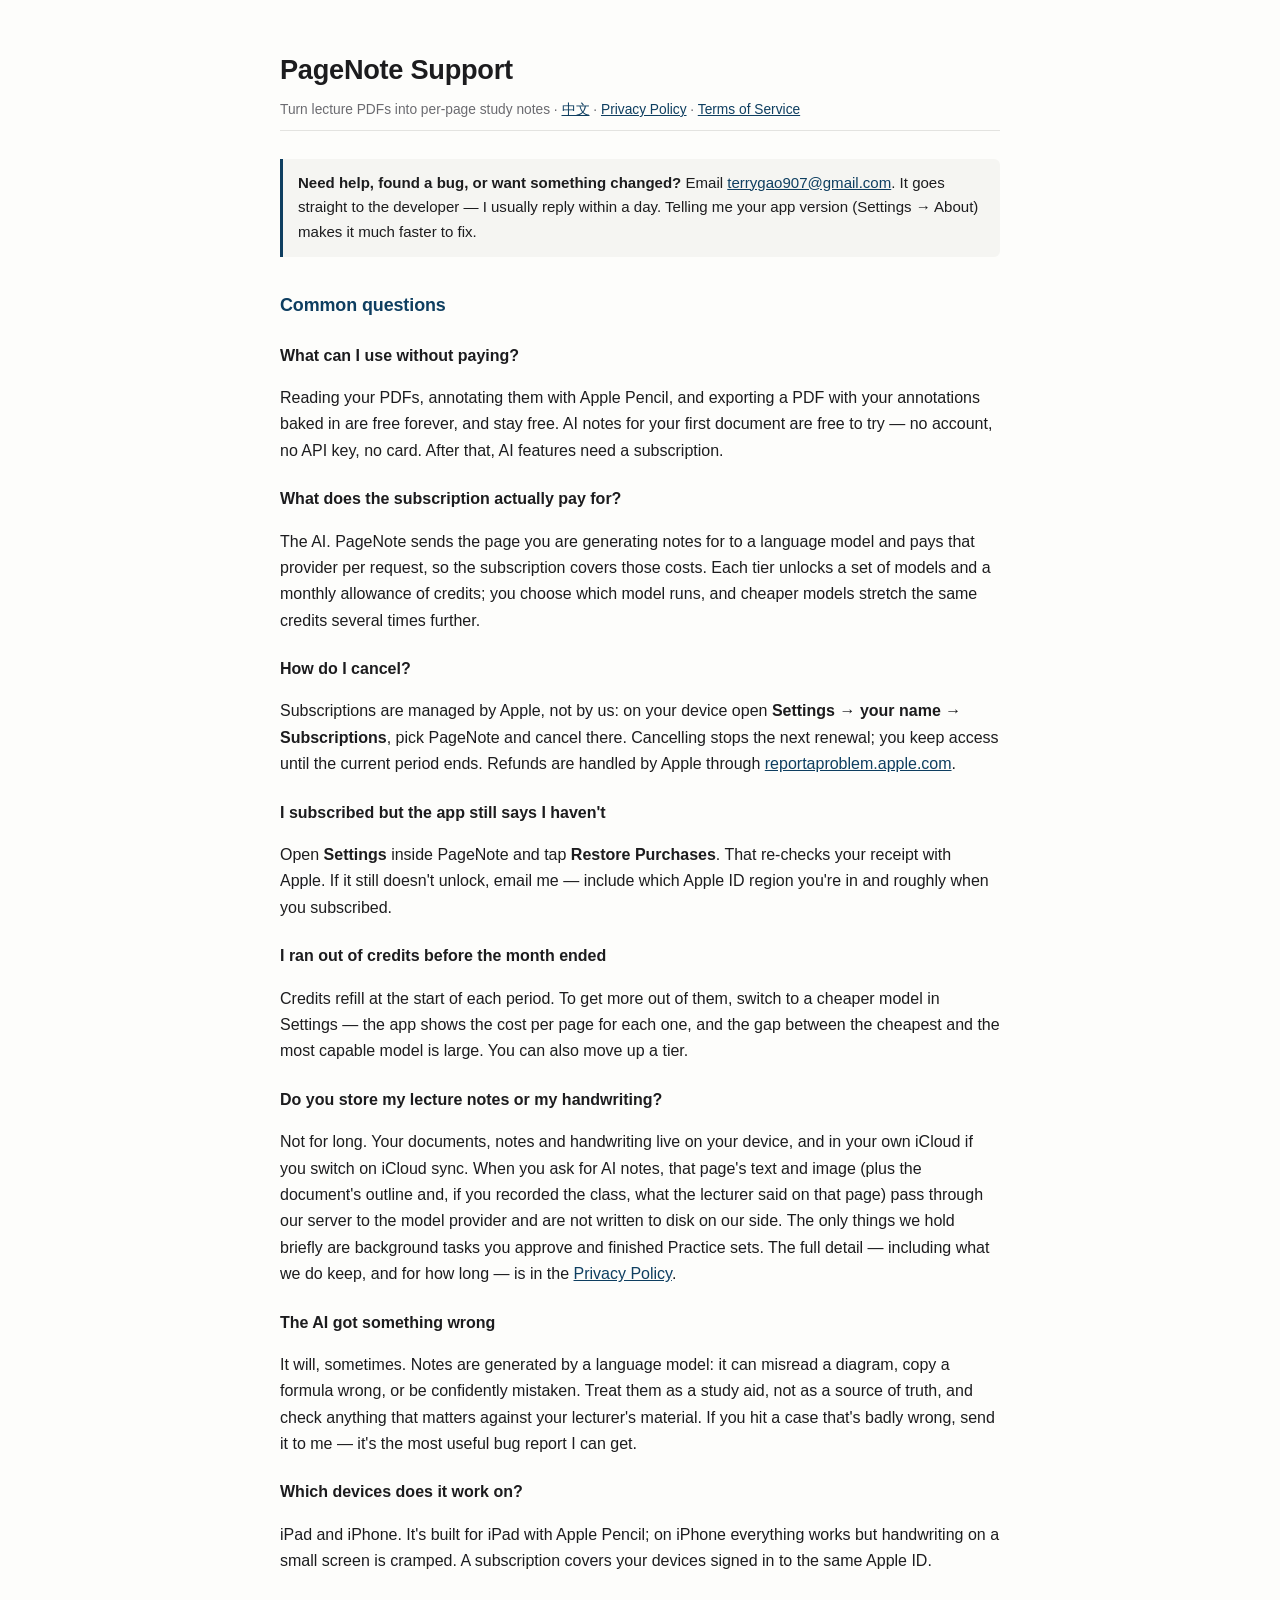
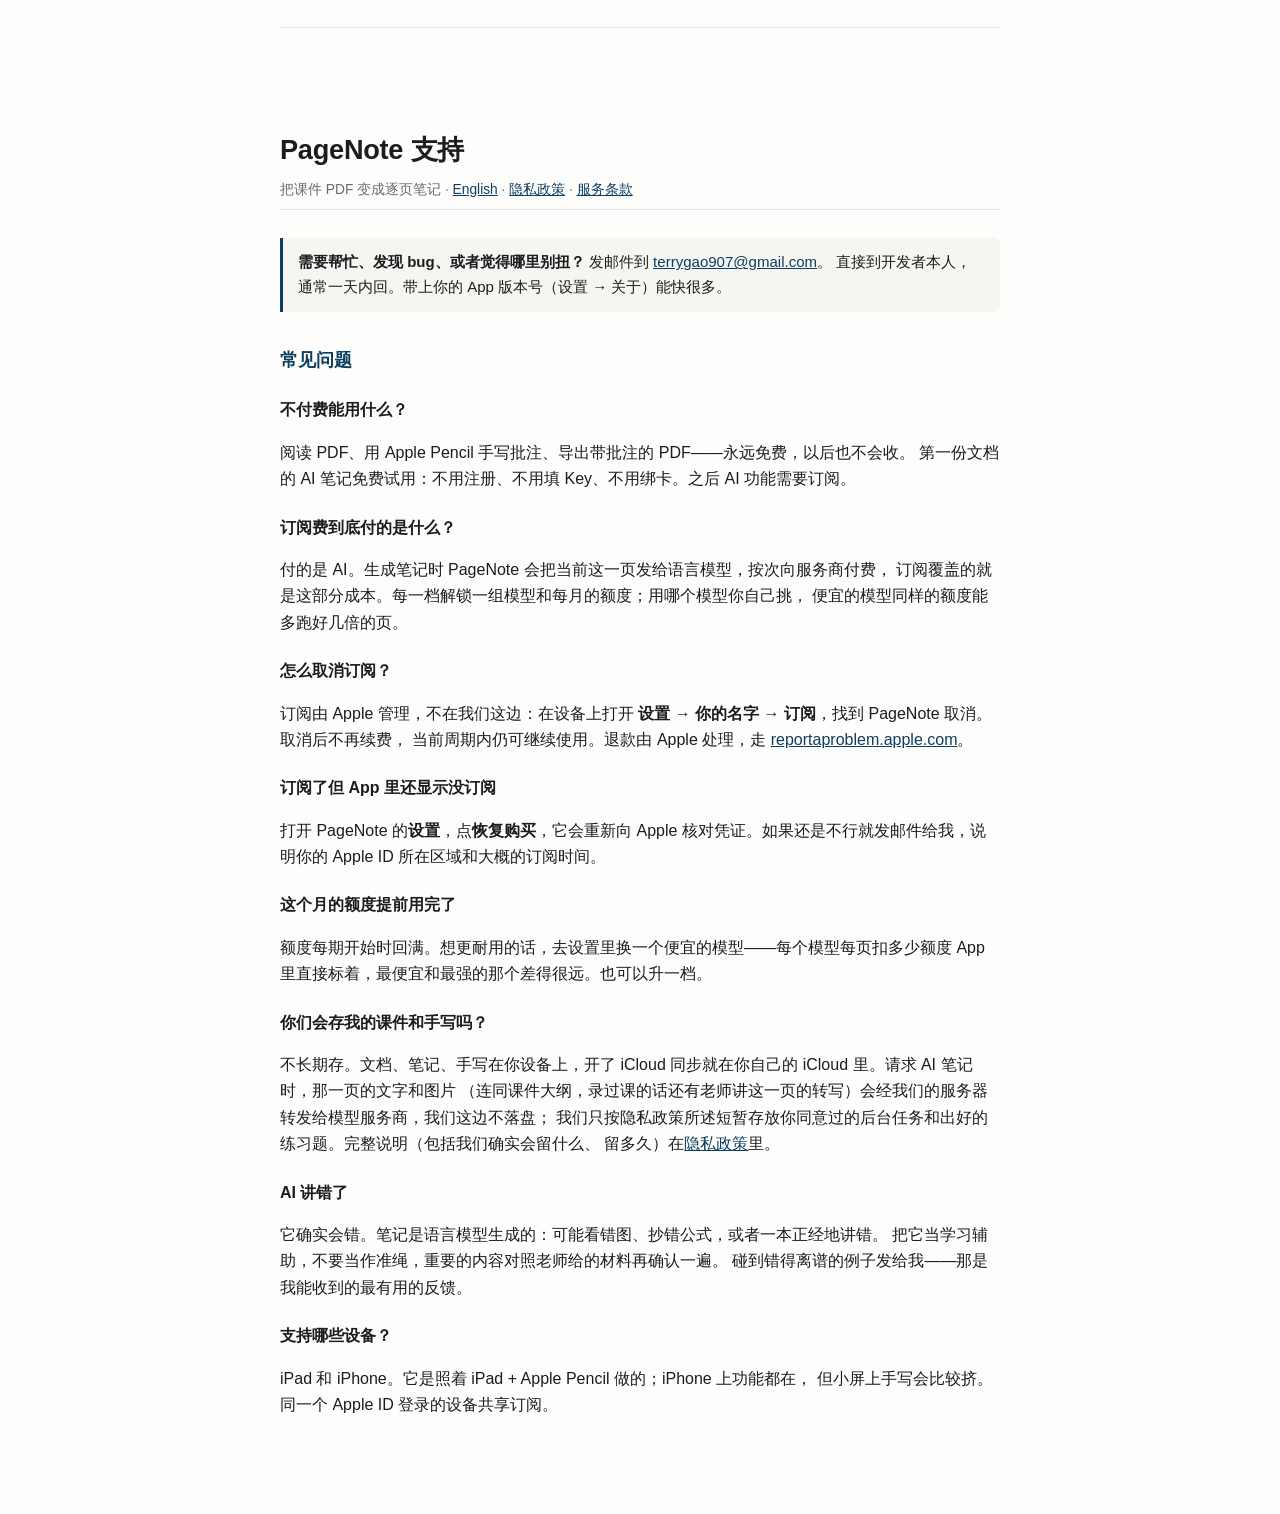
<file: index.html>
<!doctype html>
<html lang="en">
<head>
<meta charset="utf-8">
<meta name="viewport" content="width=device-width,initial-scale=1">
<title>PageNote — Support</title>
<link rel="stylesheet" href="_style.css">
</head>
<body>
<main>

<header>
  <h1>PageNote Support</h1>
  <p class="meta">Turn lecture PDFs into per-page study notes · <a href="#zh">中文</a> ·
     <a href="privacy.html">Privacy Policy</a> · <a href="terms.html">Terms of Service</a></p>
</header>

<div class="note">
<p><strong>Need help, found a bug, or want something changed?</strong>
Email <a href="mailto:terrygao907@gmail.com">terrygao907@gmail.com</a>.
It goes straight to the developer — I usually reply within a day.
Telling me your app version (Settings → About) makes it much faster to fix.</p>
</div>

<h2>Common questions</h2>

<h3>What can I use without paying?</h3>
<p>Reading your PDFs, annotating them with Apple Pencil, and exporting a PDF with your
annotations baked in are free forever, and stay free. AI notes for your first document
are free to try — no account, no API key, no card. After that, AI features need a
subscription.</p>

<h3>What does the subscription actually pay for?</h3>
<p>The AI. PageNote sends the page you are generating notes for to a language model and
pays that provider per request, so the subscription covers those costs. Each tier unlocks
a set of models and a monthly allowance of credits; you choose which model runs, and
cheaper models stretch the same credits several times further.</p>

<h3>How do I cancel?</h3>
<p>Subscriptions are managed by Apple, not by us: on your device open
<strong>Settings → your name → Subscriptions</strong>, pick PageNote and cancel there.
Cancelling stops the next renewal; you keep access until the current period ends.
Refunds are handled by Apple through
<a href="https://reportaproblem.apple.com">reportaproblem.apple.com</a>.</p>

<h3>I subscribed but the app still says I haven't</h3>
<p>Open <strong>Settings</strong> inside PageNote and tap <strong>Restore Purchases</strong>.
That re-checks your receipt with Apple. If it still doesn't unlock, email me — include
which Apple ID region you're in and roughly when you subscribed.</p>

<h3>I ran out of credits before the month ended</h3>
<p>Credits refill at the start of each period. To get more out of them, switch to a
cheaper model in Settings — the app shows the cost per page for each one, and the gap
between the cheapest and the most capable model is large. You can also move up a tier.</p>

<h3>Do you store my lecture notes or my handwriting?</h3>
<p>Not for long. Your documents, notes and handwriting live on your device, and in your own
iCloud if you switch on iCloud sync. When you ask for AI notes, that page's text and image (plus
the document's outline and, if you recorded the class, what the lecturer said on that page) pass
through our server to the model provider and are not written to disk on our side. The only things
we hold briefly are background tasks you approve and finished Practice sets. The full detail — including what we do keep, and for
how long — is in the <a href="privacy.html">Privacy Policy</a>.</p>

<h3>The AI got something wrong</h3>
<p>It will, sometimes. Notes are generated by a language model: it can misread a diagram,
copy a formula wrong, or be confidently mistaken. Treat them as a study aid, not as a
source of truth, and check anything that matters against your lecturer's material. If you
hit a case that's badly wrong, send it to me — it's the most useful bug report I can get.</p>

<h3>Which devices does it work on?</h3>
<p>iPad and iPhone. It's built for iPad with Apple Pencil; on iPhone everything works but
handwriting on a small screen is cramped. A subscription covers your devices signed in to
the same Apple ID.</p>

<hr>

<a id="zh"></a>
<header>
  <h1>PageNote 支持</h1>
  <p class="meta">把课件 PDF 变成逐页笔记 · <a href="#">English</a> ·
     <a href="privacy.html">隐私政策</a> · <a href="terms.html">服务条款</a></p>
</header>

<div class="note">
<p><strong>需要帮忙、发现 bug、或者觉得哪里别扭？</strong>
发邮件到 <a href="mailto:terrygao907@gmail.com">terrygao907@gmail.com</a>。
直接到开发者本人，通常一天内回。带上你的 App 版本号（设置 → 关于）能快很多。</p>
</div>

<h2>常见问题</h2>

<h3>不付费能用什么？</h3>
<p>阅读 PDF、用 Apple Pencil 手写批注、导出带批注的 PDF——永远免费，以后也不会收。
第一份文档的 AI 笔记免费试用：不用注册、不用填 Key、不用绑卡。之后 AI 功能需要订阅。</p>

<h3>订阅费到底付的是什么？</h3>
<p>付的是 AI。生成笔记时 PageNote 会把当前这一页发给语言模型，按次向服务商付费，
订阅覆盖的就是这部分成本。每一档解锁一组模型和每月的额度；用哪个模型你自己挑，
便宜的模型同样的额度能多跑好几倍的页。</p>

<h3>怎么取消订阅？</h3>
<p>订阅由 Apple 管理，不在我们这边：在设备上打开
<strong>设置 → 你的名字 → 订阅</strong>，找到 PageNote 取消。取消后不再续费，
当前周期内仍可继续使用。退款由 Apple 处理，走
<a href="https://reportaproblem.apple.com">reportaproblem.apple.com</a>。</p>

<h3>订阅了但 App 里还显示没订阅</h3>
<p>打开 PageNote 的<strong>设置</strong>，点<strong>恢复购买</strong>，它会重新向
Apple 核对凭证。如果还是不行就发邮件给我，说明你的 Apple ID 所在区域和大概的订阅时间。</p>

<h3>这个月的额度提前用完了</h3>
<p>额度每期开始时回满。想更耐用的话，去设置里换一个便宜的模型——每个模型每页扣多少额度
App 里直接标着，最便宜和最强的那个差得很远。也可以升一档。</p>

<h3>你们会存我的课件和手写吗？</h3>
<p>不长期存。文档、笔记、手写在你设备上，开了 iCloud 同步就在你自己的 iCloud 里。请求 AI 笔记时，那一页的文字和图片
（连同课件大纲，录过课的话还有老师讲这一页的转写）会经我们的服务器转发给模型服务商，我们这边不落盘；
我们只按隐私政策所述短暂存放你同意过的后台任务和出好的练习题。完整说明（包括我们确实会留什么、
留多久）在<a href="privacy.html">隐私政策</a>里。</p>

<h3>AI 讲错了</h3>
<p>它确实会错。笔记是语言模型生成的：可能看错图、抄错公式，或者一本正经地讲错。
把它当学习辅助，不要当作准绳，重要的内容对照老师给的材料再确认一遍。
碰到错得离谱的例子发给我——那是我能收到的最有用的反馈。</p>

<h3>支持哪些设备？</h3>
<p>iPad 和 iPhone。它是照着 iPad + Apple Pencil 做的；iPhone 上功能都在，
但小屏上手写会比较挤。同一个 Apple ID 登录的设备共享订阅。</p>

</main>
</body>
</html>
</file>
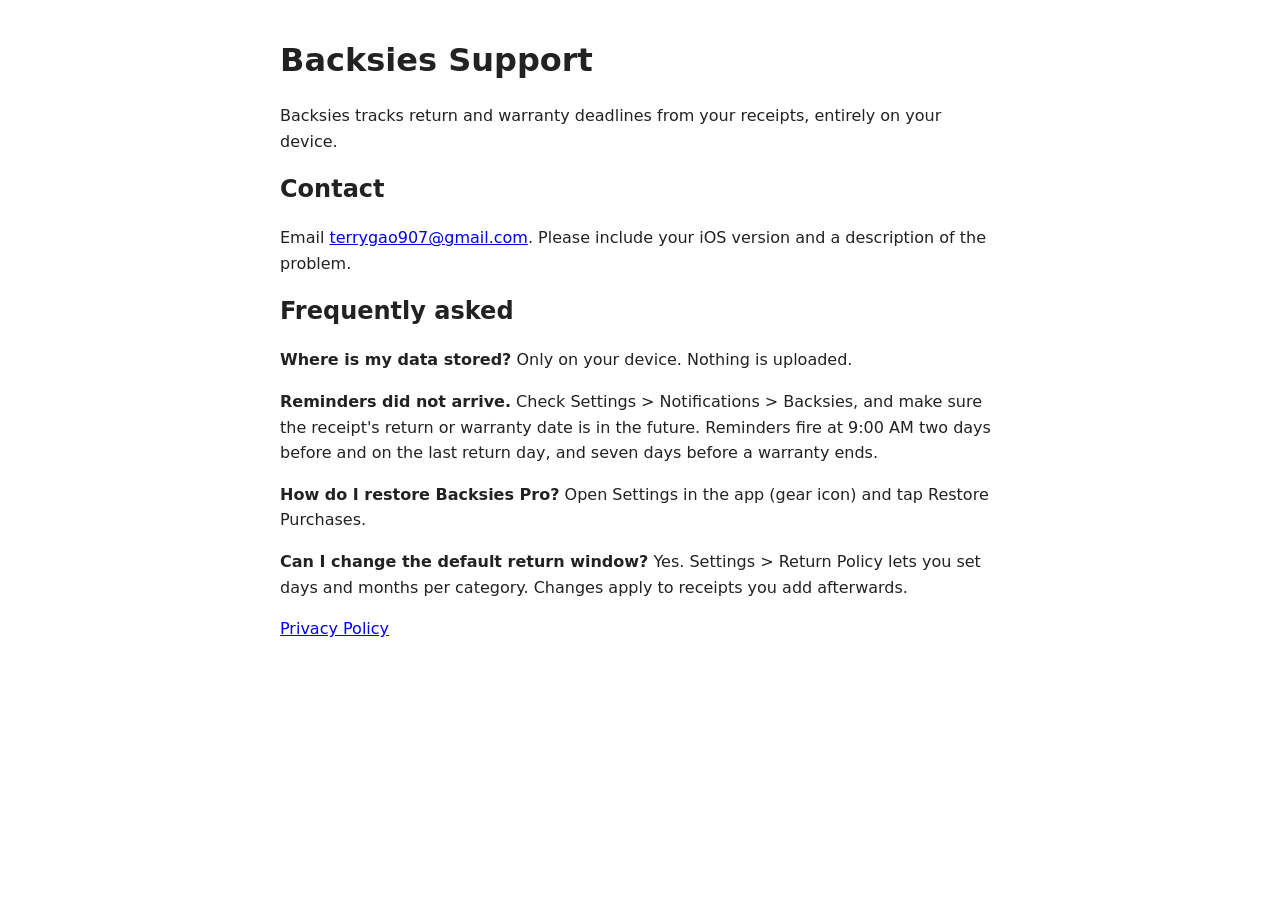
<file: backsies/index.html>
<!DOCTYPE html>
<html lang="en">
<head>
<meta charset="utf-8">
<meta name="viewport" content="width=device-width, initial-scale=1">
<title>Backsies Support</title>
<style>body{font-family:-apple-system,system-ui,sans-serif;max-width:720px;margin:40px auto;padding:0 20px;line-height:1.6;color:#222}h1,h2{line-height:1.3}</style>
</head>
<body>
<h1>Backsies Support</h1>
<p>Backsies tracks return and warranty deadlines from your receipts, entirely on your device.</p>
<h2>Contact</h2>
<p>Email <a href="mailto:terrygao907@gmail.com">terrygao907@gmail.com</a>. Please include your iOS version and a description of the problem.</p>
<h2>Frequently asked</h2>
<p><strong>Where is my data stored?</strong> Only on your device. Nothing is uploaded.</p>
<p><strong>Reminders did not arrive.</strong> Check Settings &gt; Notifications &gt; Backsies, and make sure the receipt's return or warranty date is in the future. Reminders fire at 9:00 AM two days before and on the last return day, and seven days before a warranty ends.</p>
<p><strong>How do I restore Backsies Pro?</strong> Open Settings in the app (gear icon) and tap Restore Purchases.</p>
<p><strong>Can I change the default return window?</strong> Yes. Settings &gt; Return Policy lets you set days and months per category. Changes apply to receipts you add afterwards.</p>
<p><a href="privacy.html">Privacy Policy</a></p>
</body>
</html>
</file>
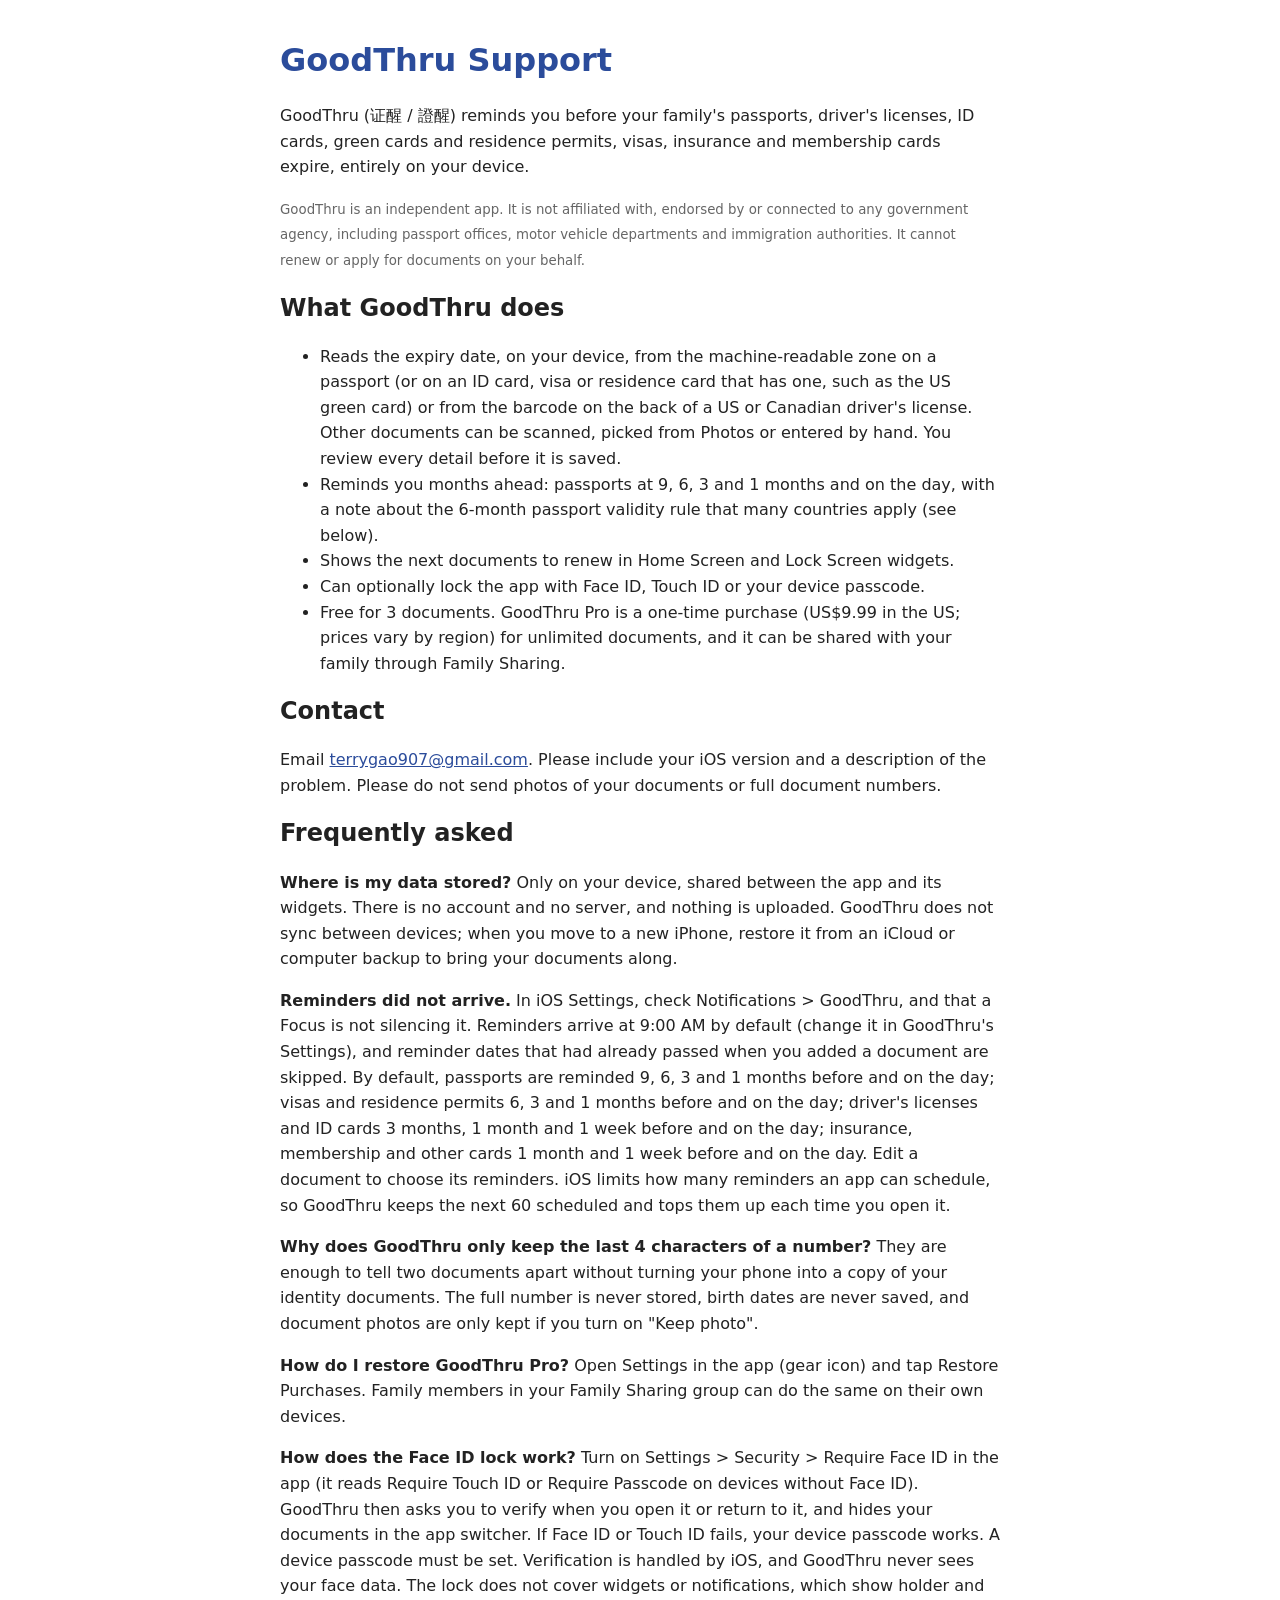
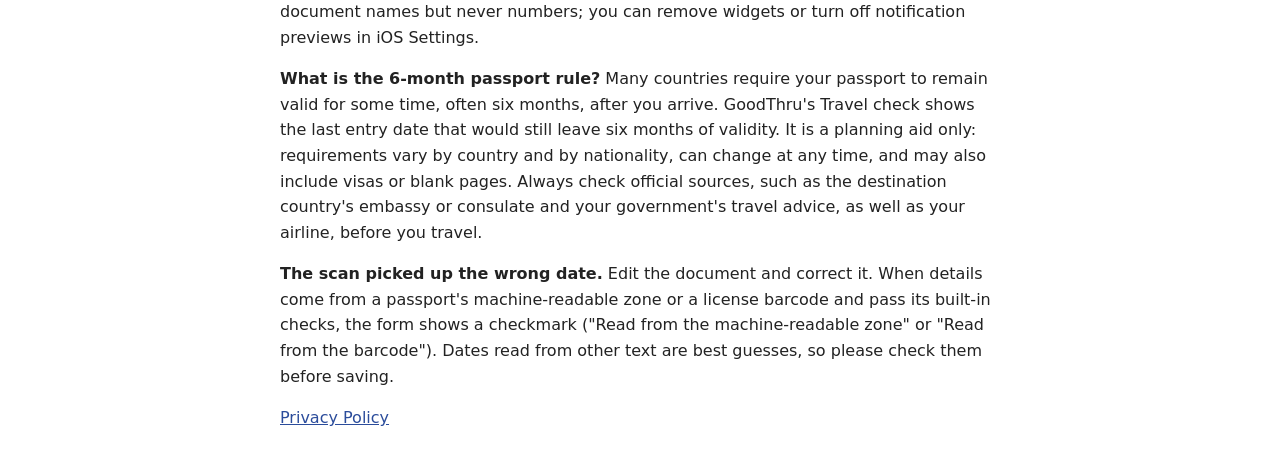
<file: goodthru/index.html>
<!DOCTYPE html>
<html lang="en">
<head>
<meta charset="utf-8">
<meta name="viewport" content="width=device-width, initial-scale=1">
<title>GoodThru Support</title>
<style>body{font-family:-apple-system,system-ui,sans-serif;max-width:720px;margin:40px auto;padding:0 20px;line-height:1.6;color:#222}h1,h2{line-height:1.3}h1{color:#2B4C9B}a{color:#2B4C9B}small{color:#666}</style>
</head>
<body>
<h1>GoodThru Support</h1>
<p>GoodThru (证醒 / 證醒) reminds you before your family's passports, driver's licenses, ID cards, green cards and residence permits, visas, insurance and membership cards expire, entirely on your device.</p>
<p><small>GoodThru is an independent app. It is not affiliated with, endorsed by or connected to any government agency, including passport offices, motor vehicle departments and immigration authorities. It cannot renew or apply for documents on your behalf.</small></p>
<h2>What GoodThru does</h2>
<ul>
<li>Reads the expiry date, on your device, from the machine-readable zone on a passport (or on an ID card, visa or residence card that has one, such as the US green card) or from the barcode on the back of a US or Canadian driver's license. Other documents can be scanned, picked from Photos or entered by hand. You review every detail before it is saved.</li>
<li>Reminds you months ahead: passports at 9, 6, 3 and 1 months and on the day, with a note about the 6-month passport validity rule that many countries apply (see below).</li>
<li>Shows the next documents to renew in Home Screen and Lock Screen widgets.</li>
<li>Can optionally lock the app with Face ID, Touch ID or your device passcode.</li>
<li>Free for 3 documents. GoodThru Pro is a one-time purchase (US$9.99 in the US; prices vary by region) for unlimited documents, and it can be shared with your family through Family Sharing.</li>
</ul>
<h2>Contact</h2>
<p>Email <a href="mailto:terrygao907@gmail.com">terrygao907@gmail.com</a>. Please include your iOS version and a description of the problem. Please do not send photos of your documents or full document numbers.</p>
<h2>Frequently asked</h2>
<p><strong>Where is my data stored?</strong> Only on your device, shared between the app and its widgets. There is no account and no server, and nothing is uploaded. GoodThru does not sync between devices; when you move to a new iPhone, restore it from an iCloud or computer backup to bring your documents along.</p>
<p><strong>Reminders did not arrive.</strong> In iOS Settings, check Notifications &gt; GoodThru, and that a Focus is not silencing it. Reminders arrive at 9:00 AM by default (change it in GoodThru's Settings), and reminder dates that had already passed when you added a document are skipped. By default, passports are reminded 9, 6, 3 and 1 months before and on the day; visas and residence permits 6, 3 and 1 months before and on the day; driver's licenses and ID cards 3 months, 1 month and 1 week before and on the day; insurance, membership and other cards 1 month and 1 week before and on the day. Edit a document to choose its reminders. iOS limits how many reminders an app can schedule, so GoodThru keeps the next 60 scheduled and tops them up each time you open it.</p>
<p><strong>Why does GoodThru only keep the last 4 characters of a number?</strong> They are enough to tell two documents apart without turning your phone into a copy of your identity documents. The full number is never stored, birth dates are never saved, and document photos are only kept if you turn on "Keep photo".</p>
<p><strong>How do I restore GoodThru Pro?</strong> Open Settings in the app (gear icon) and tap Restore Purchases. Family members in your Family Sharing group can do the same on their own devices.</p>
<p><strong>How does the Face ID lock work?</strong> Turn on Settings &gt; Security &gt; Require Face ID in the app (it reads Require Touch ID or Require Passcode on devices without Face ID). GoodThru then asks you to verify when you open it or return to it, and hides your documents in the app switcher. If Face ID or Touch ID fails, your device passcode works. A device passcode must be set. Verification is handled by iOS, and GoodThru never sees your face data. The lock does not cover widgets or notifications, which show holder and document names but never numbers; you can remove widgets or turn off notification previews in iOS Settings.</p>
<p><strong>What is the 6-month passport rule?</strong> Many countries require your passport to remain valid for some time, often six months, after you arrive. GoodThru's Travel check shows the last entry date that would still leave six months of validity. It is a planning aid only: requirements vary by country and by nationality, can change at any time, and may also include visas or blank pages. Always check official sources, such as the destination country's embassy or consulate and your government's travel advice, as well as your airline, before you travel.</p>
<p><strong>The scan picked up the wrong date.</strong> Edit the document and correct it. When details come from a passport's machine-readable zone or a license barcode and pass its built-in checks, the form shows a checkmark ("Read from the machine-readable zone" or "Read from the barcode"). Dates read from other text are best guesses, so please check them before saving.</p>
<p><a href="privacy.html">Privacy Policy</a></p>
</body>
</html>
</file>
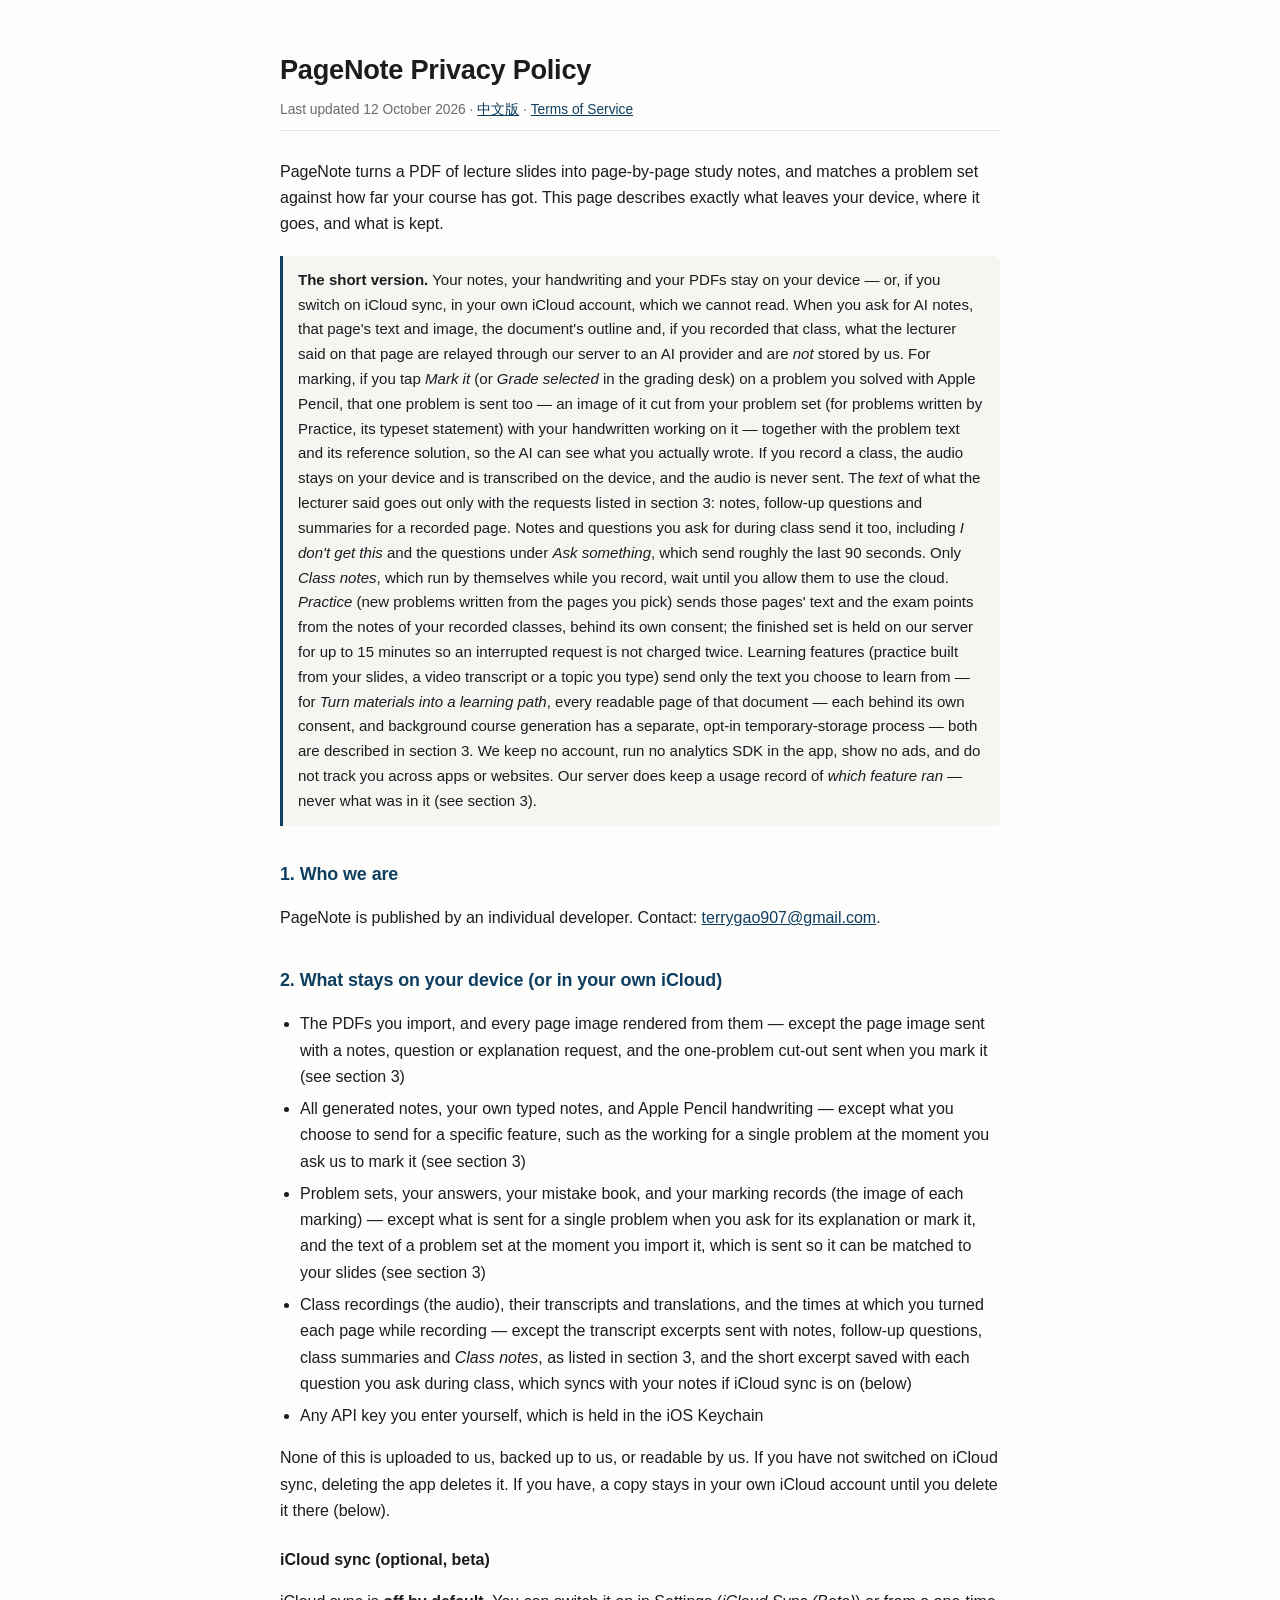
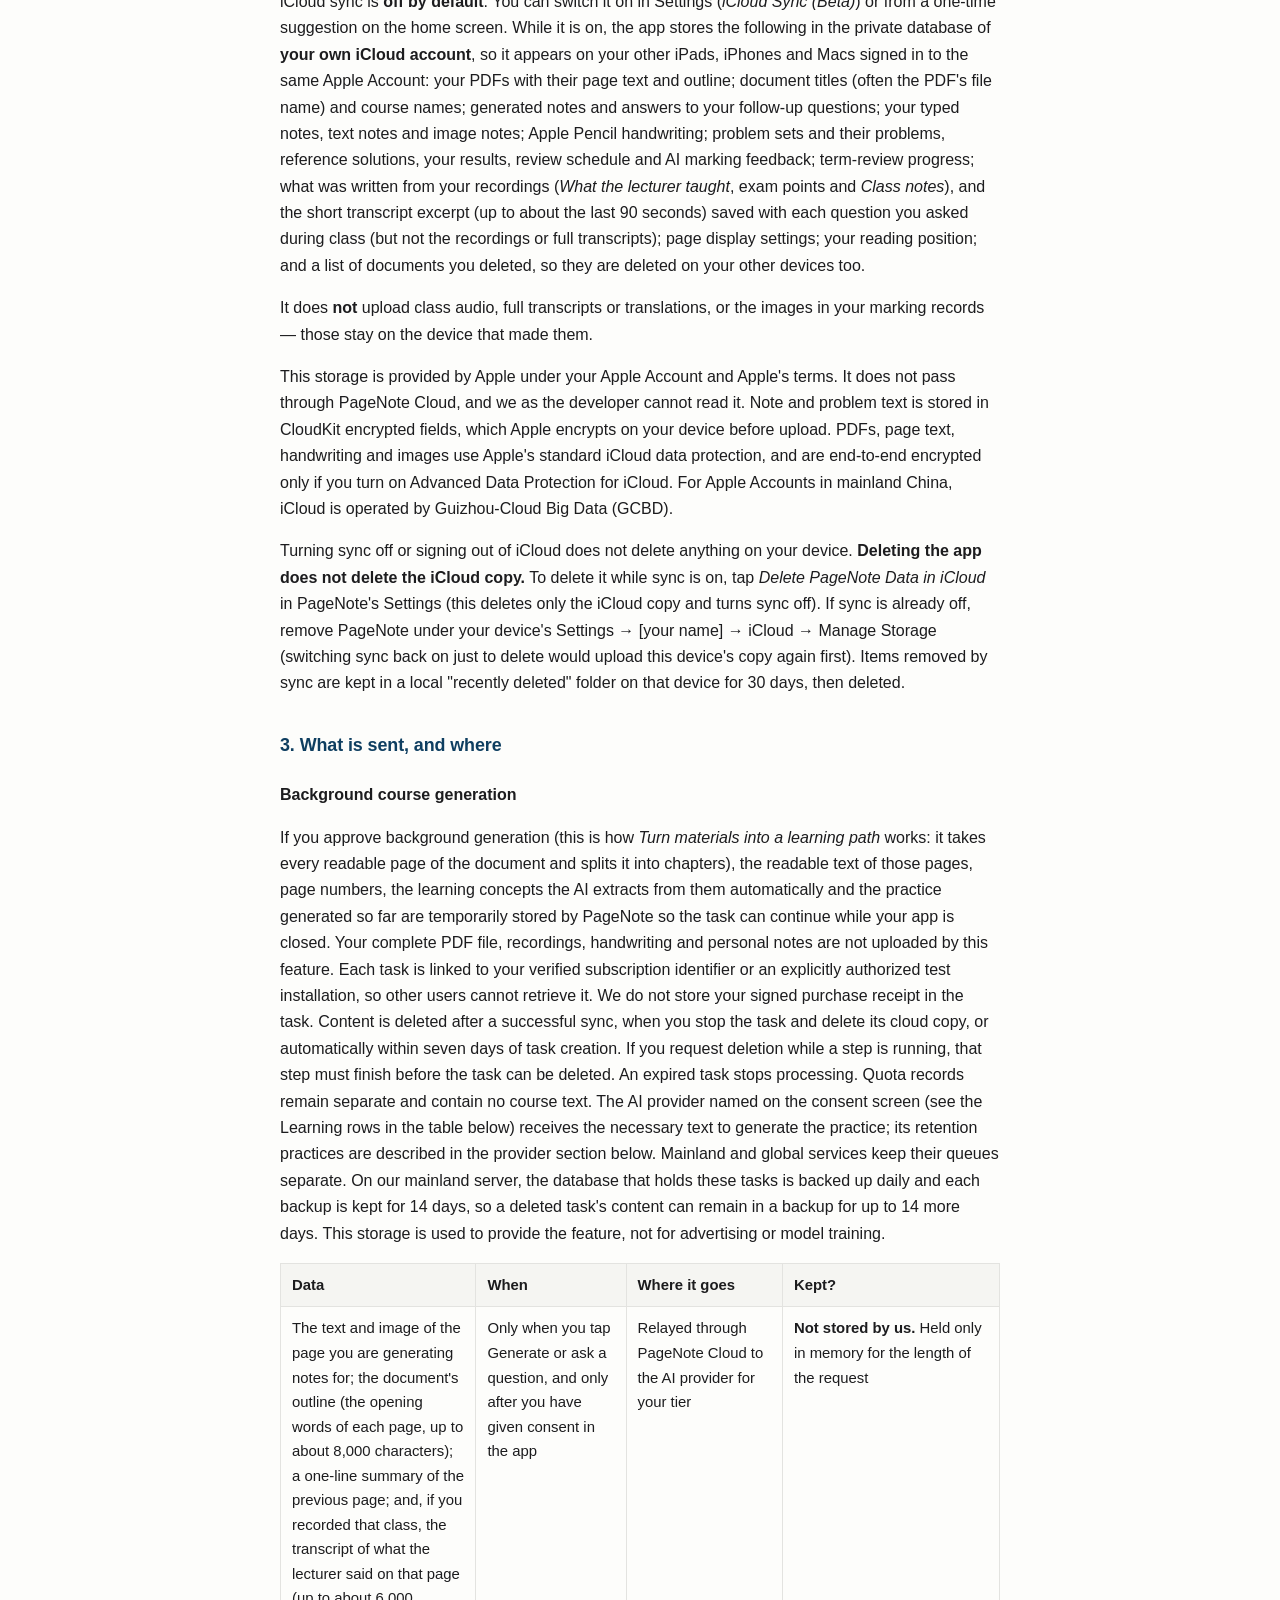
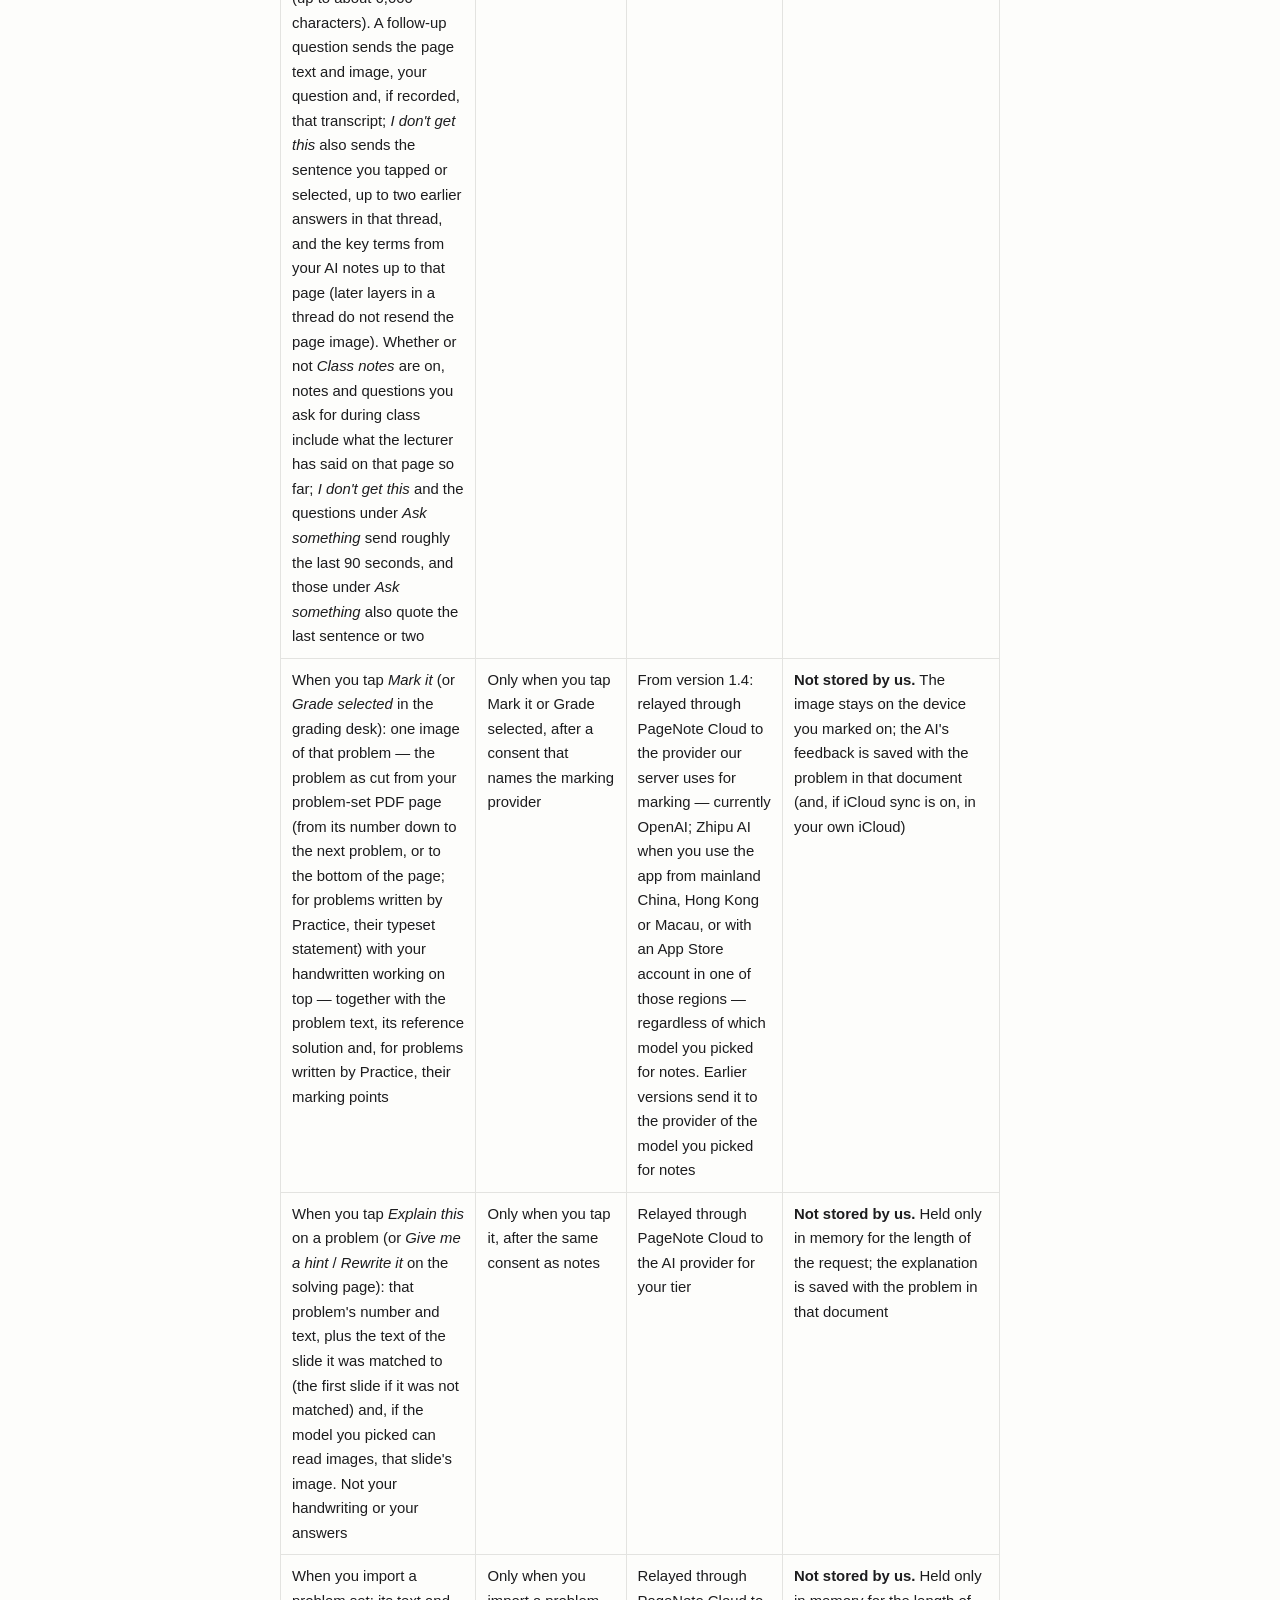
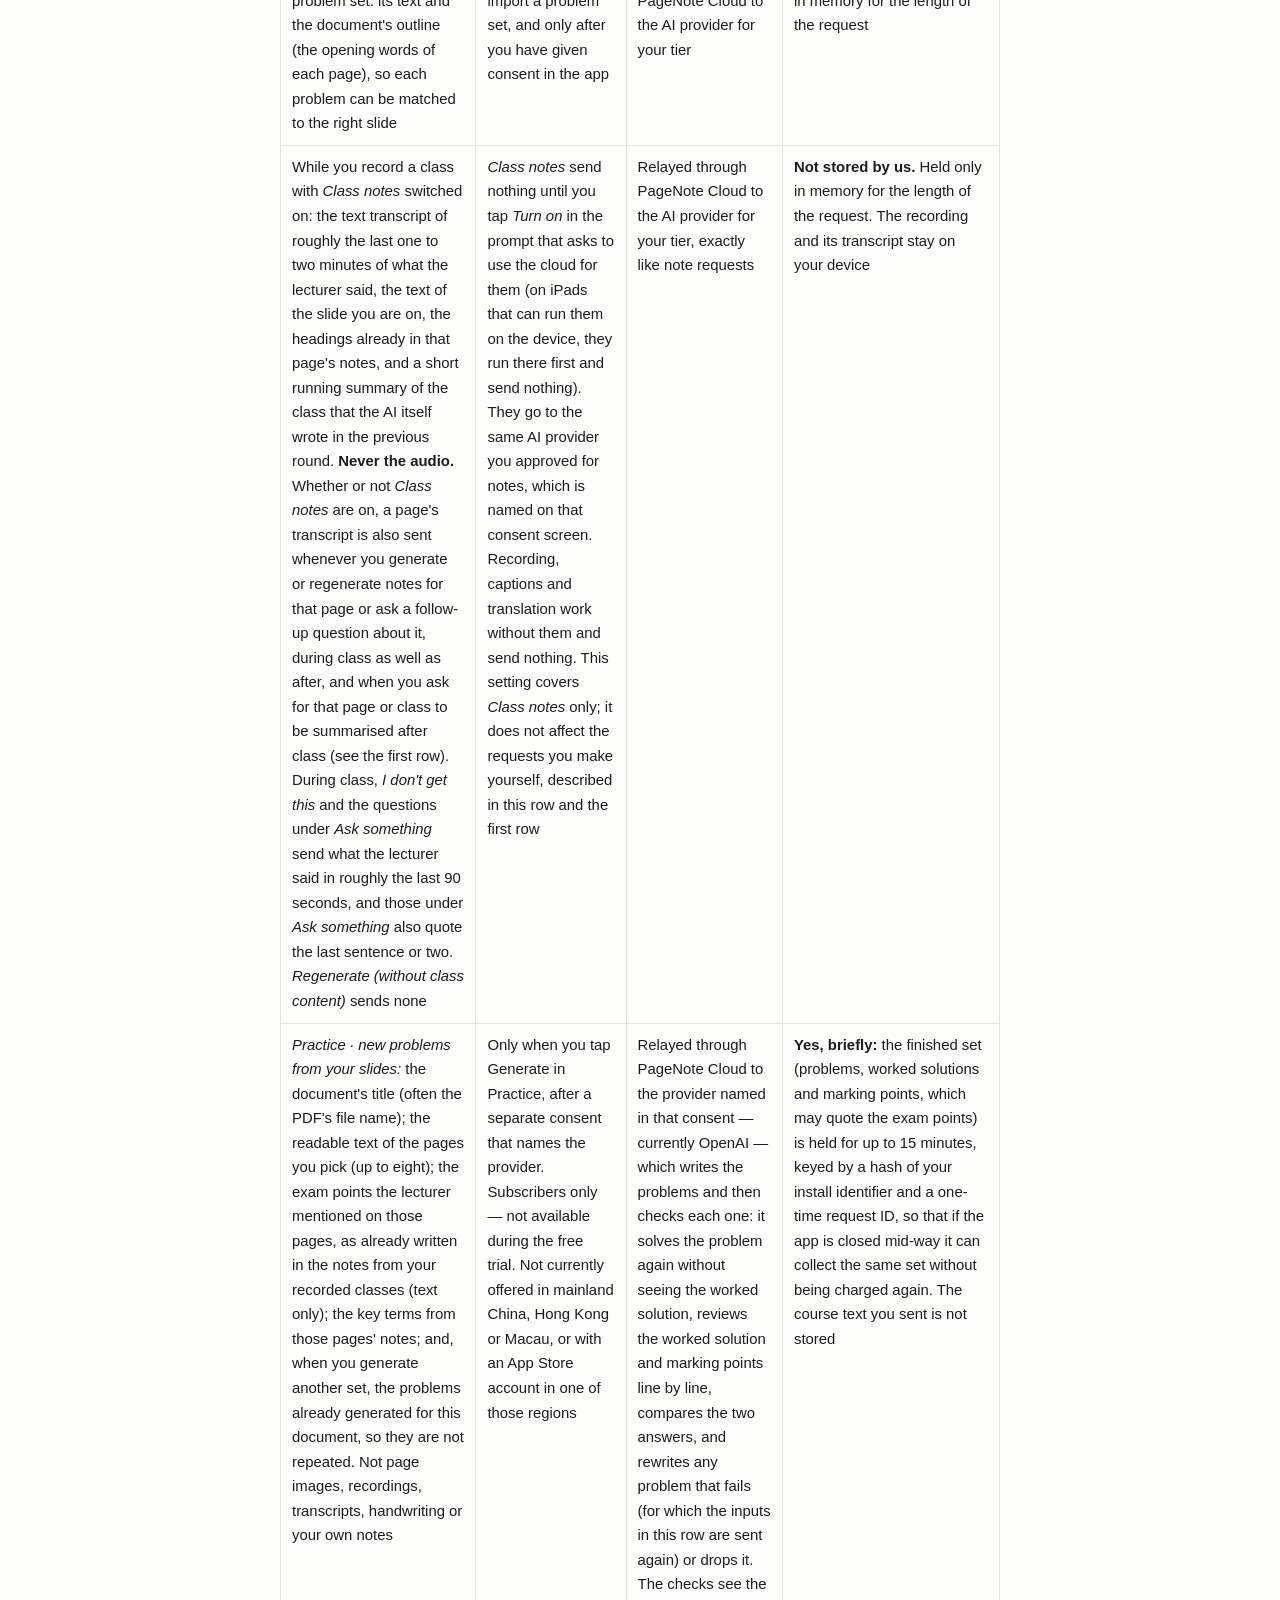
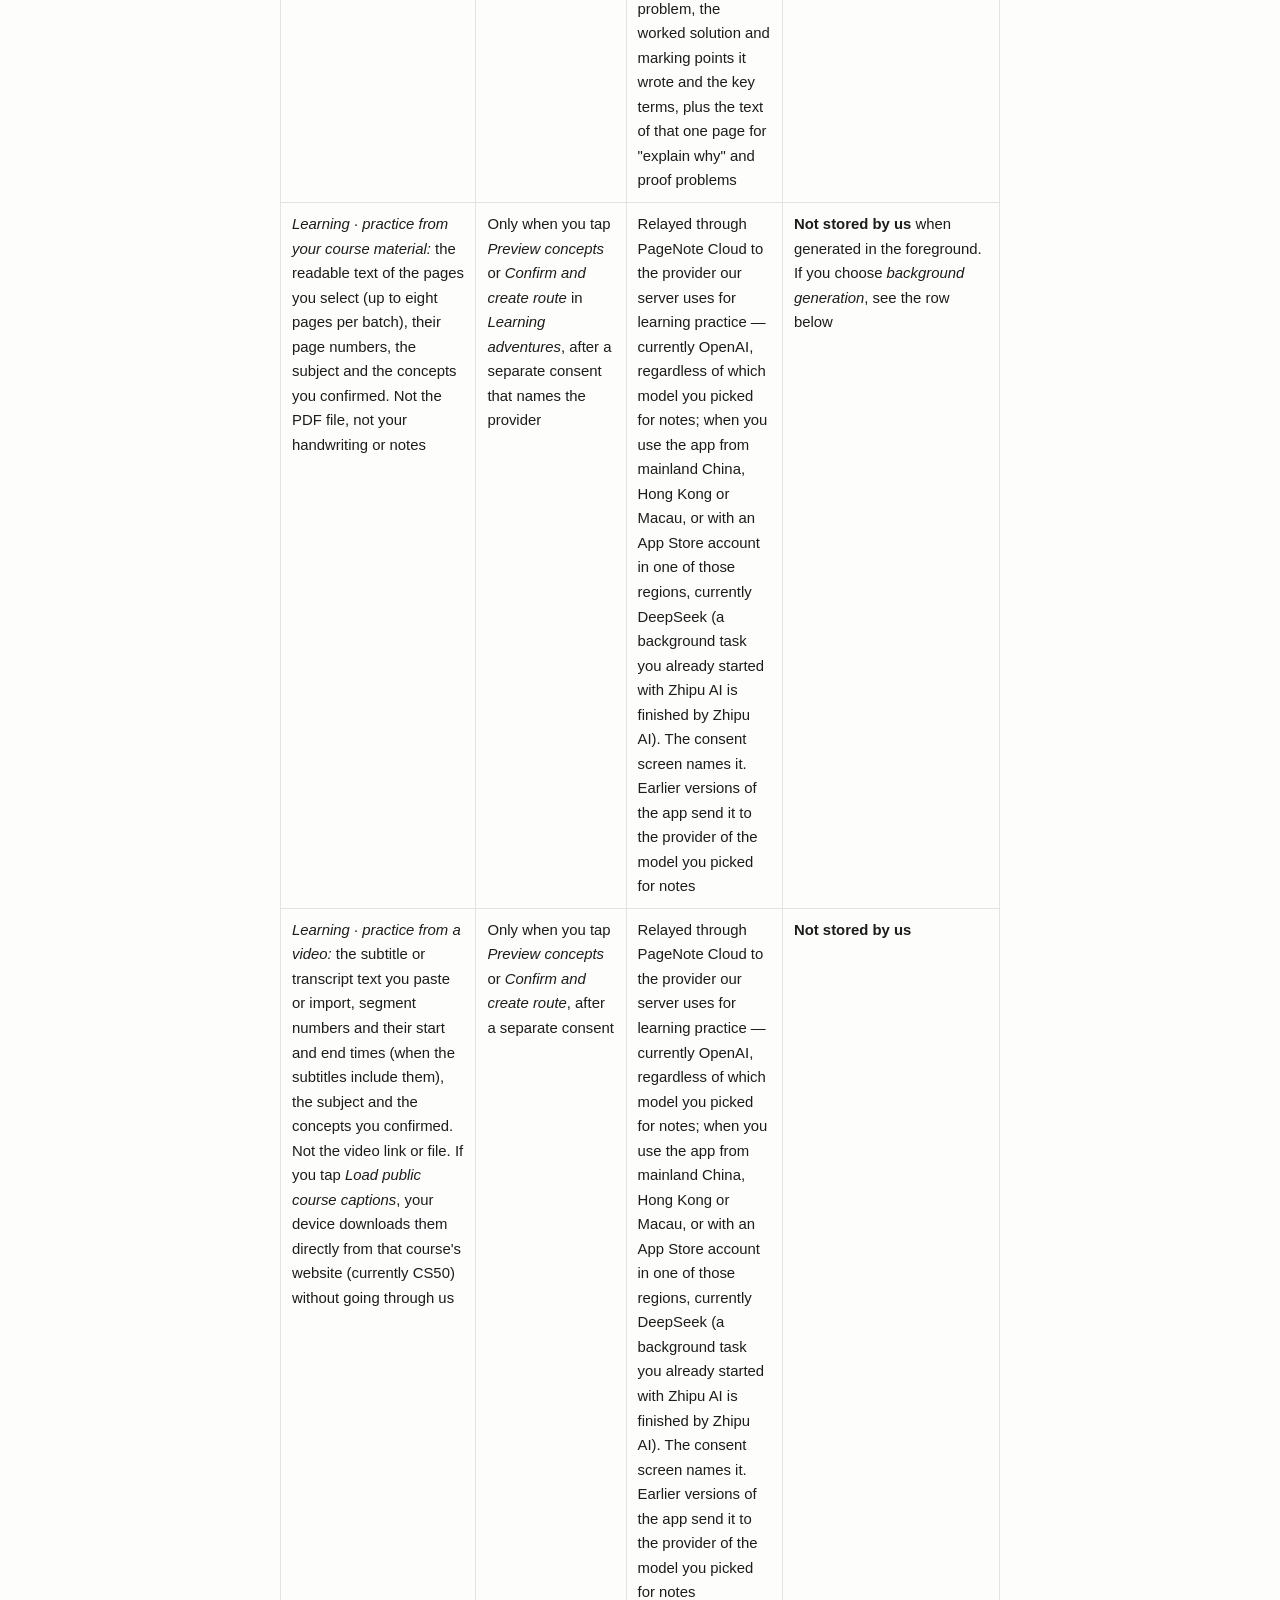
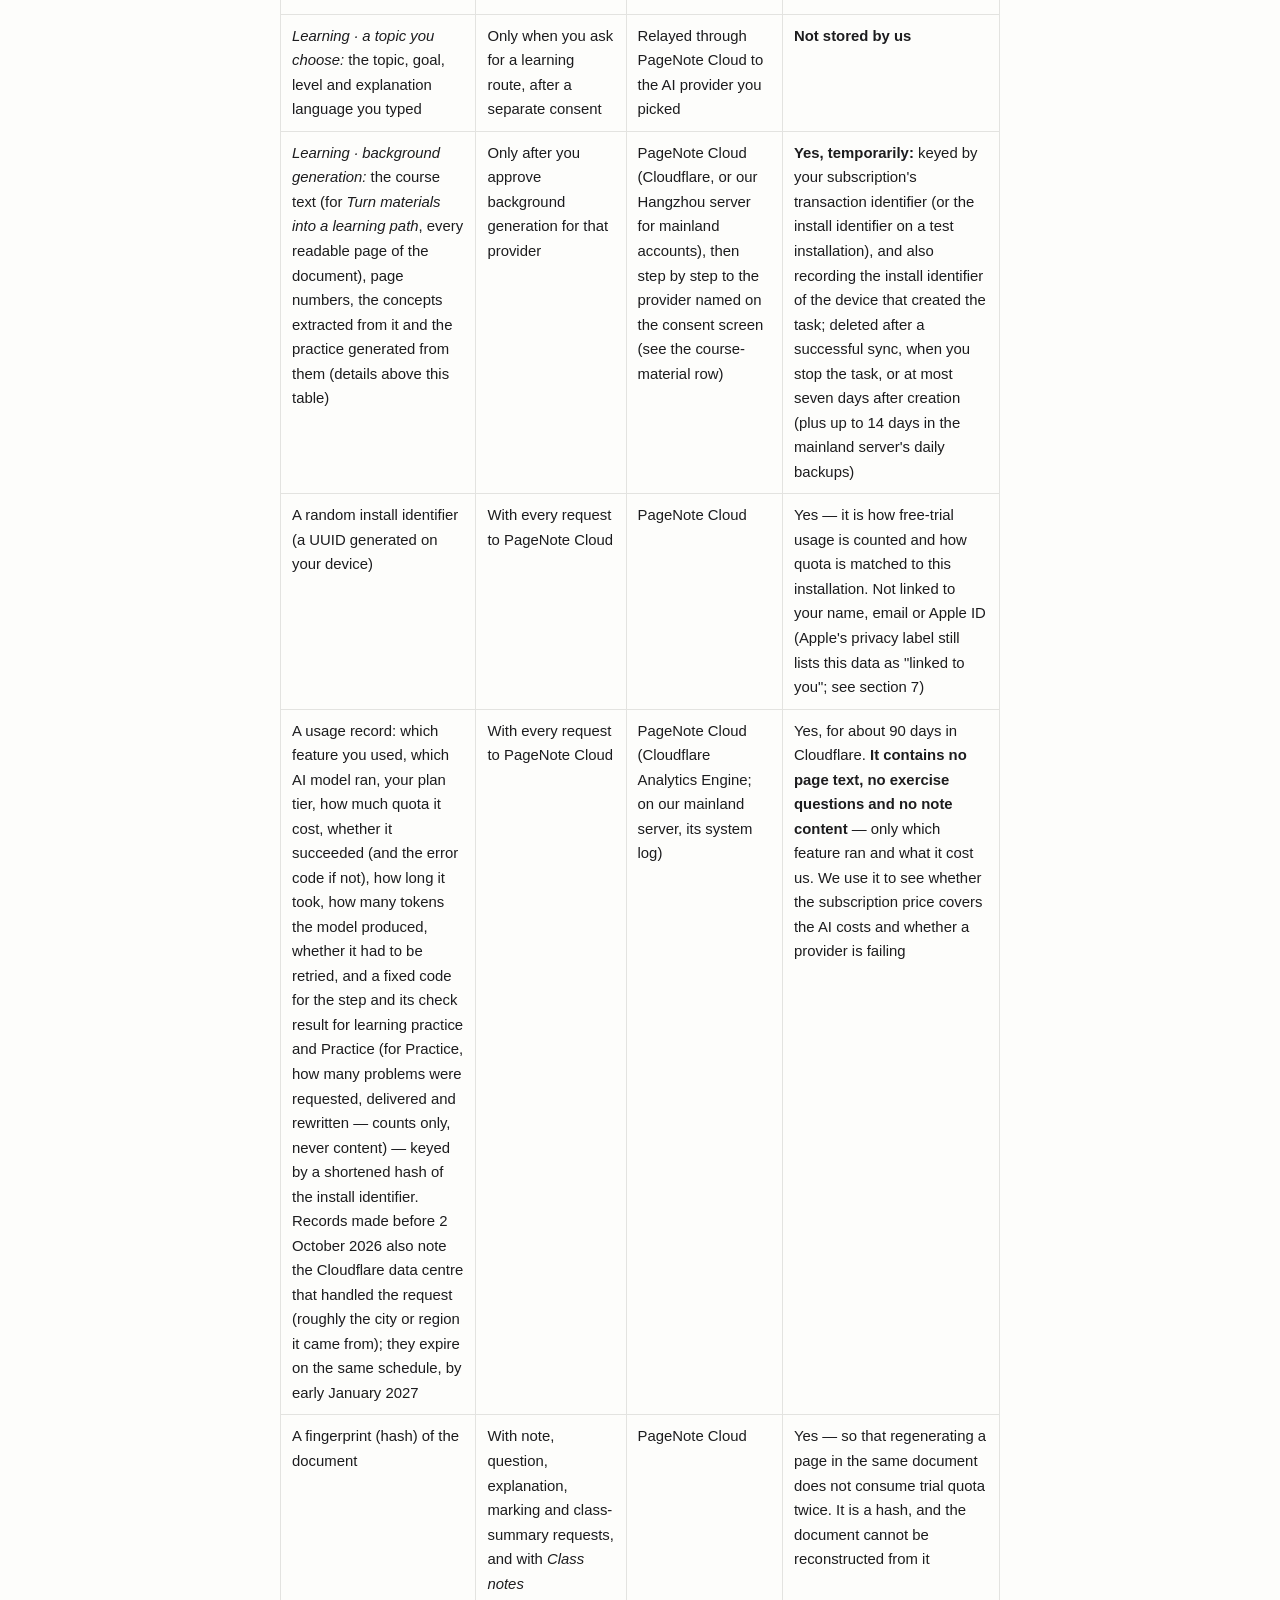
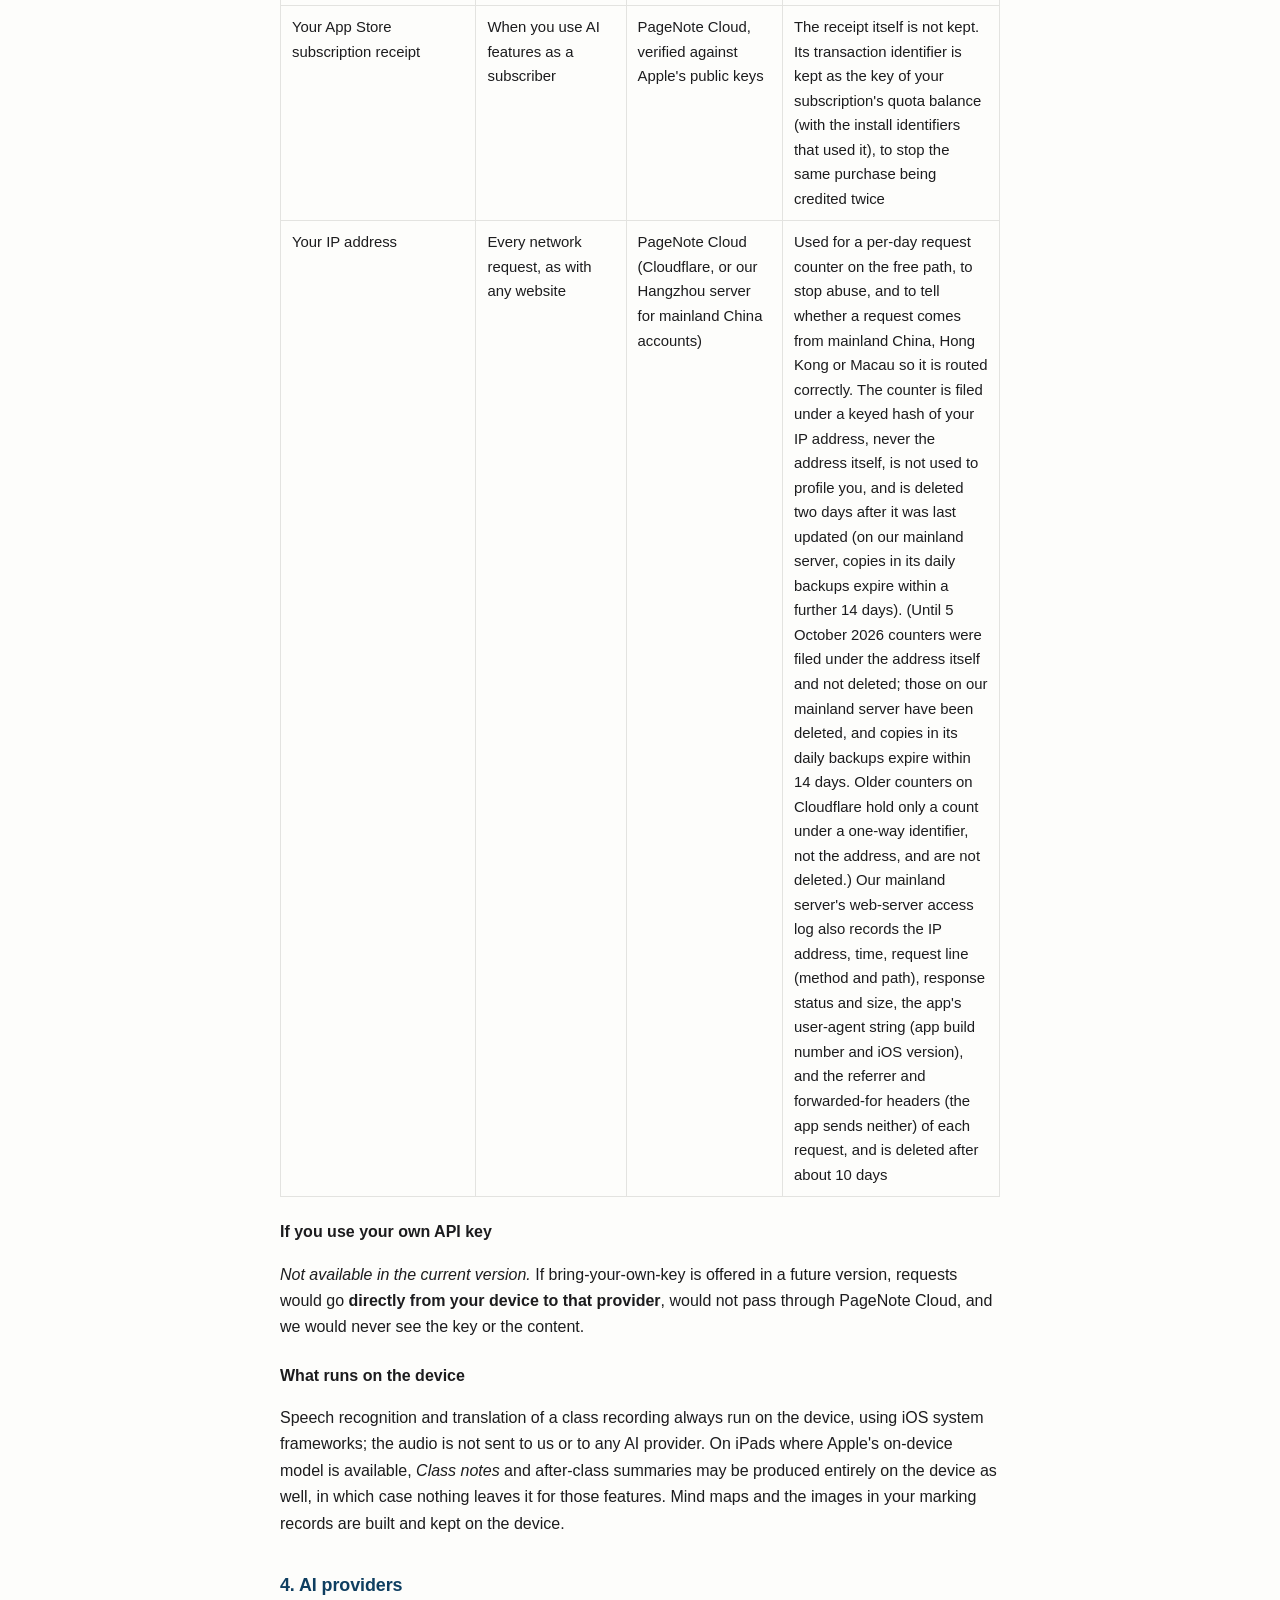
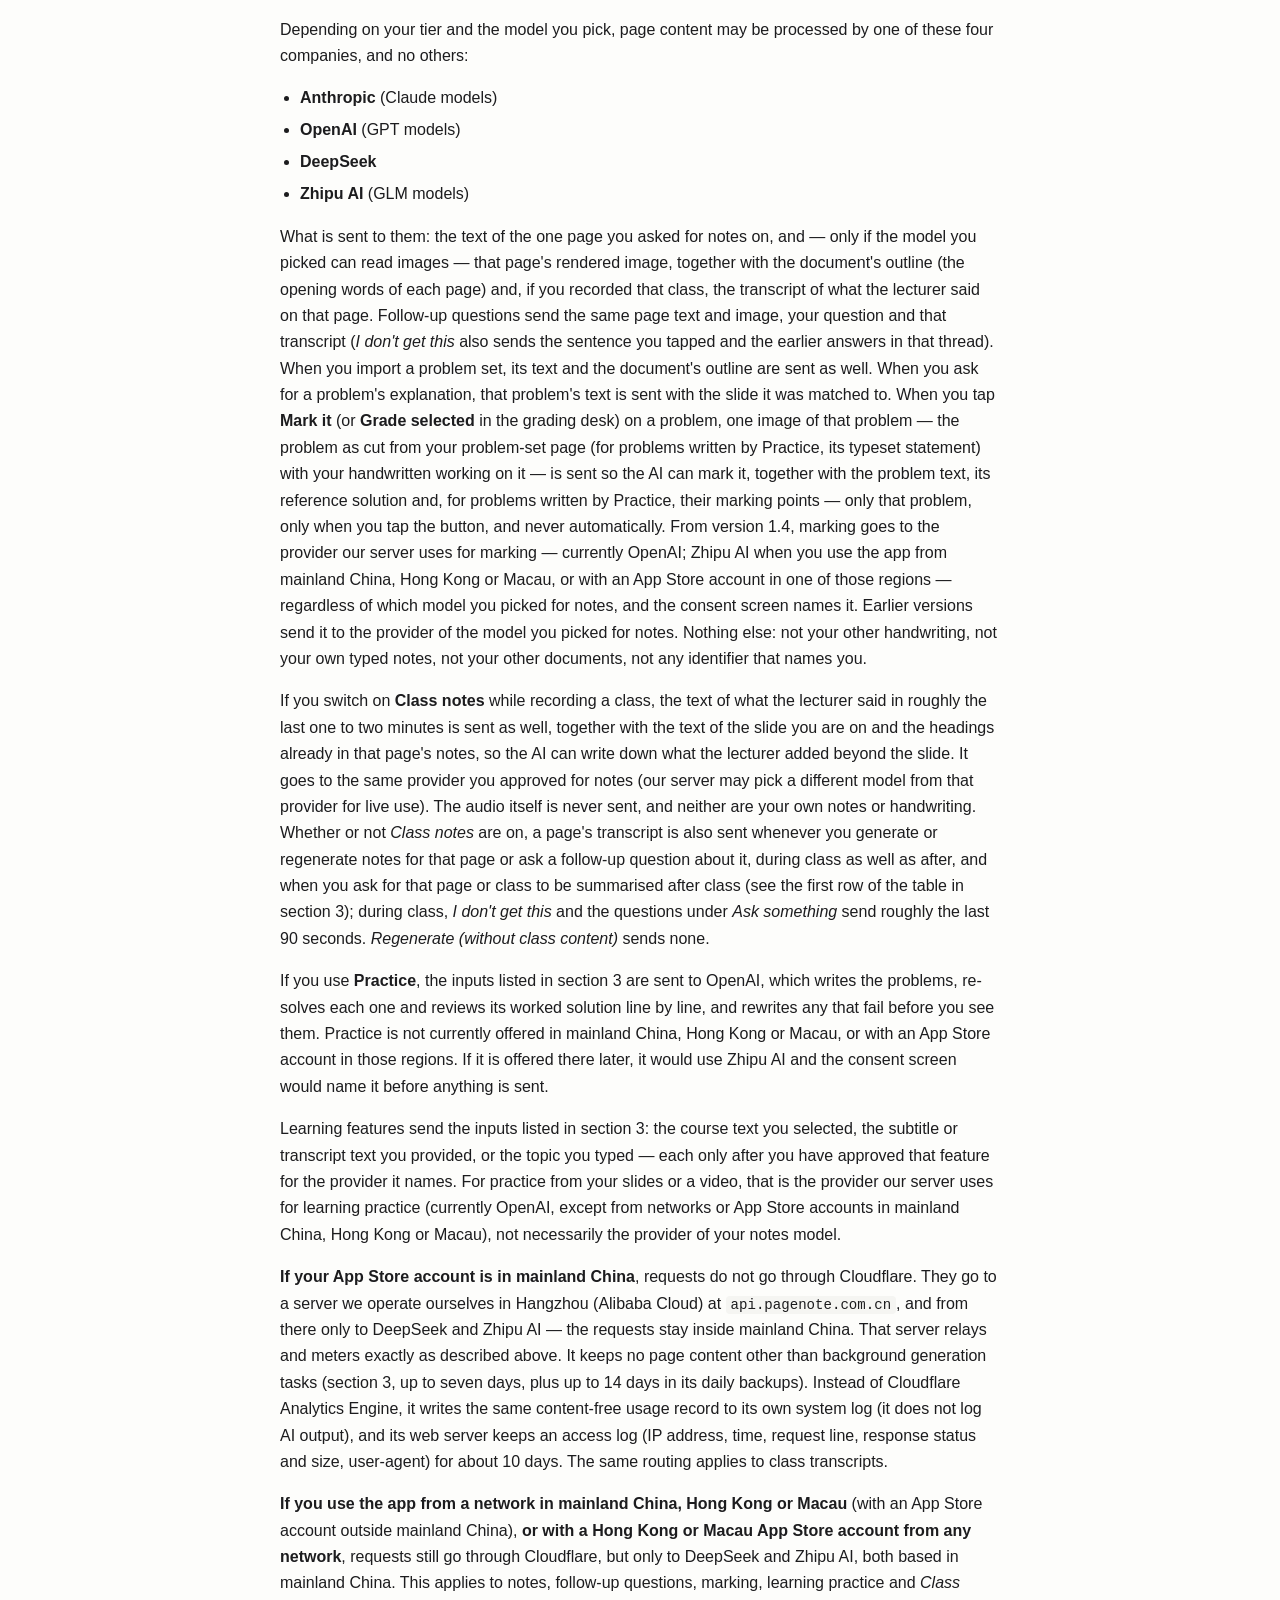
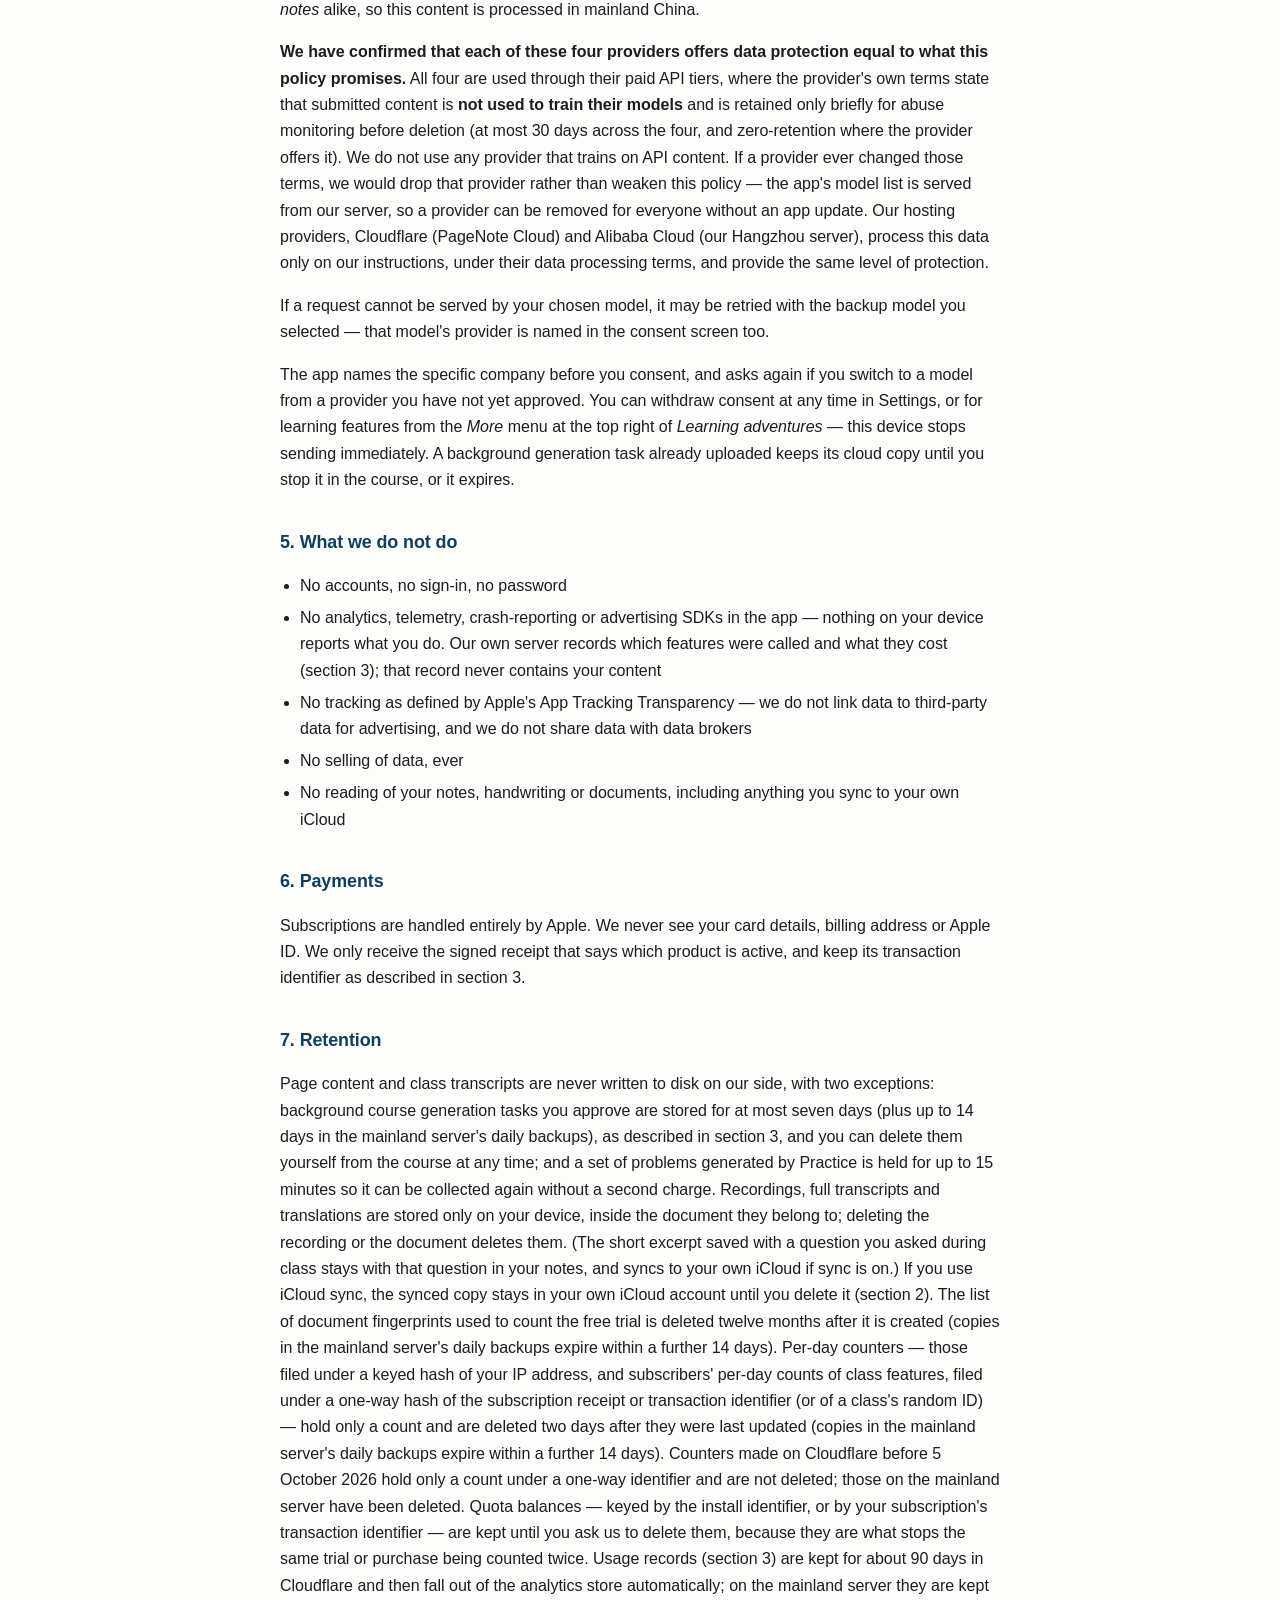
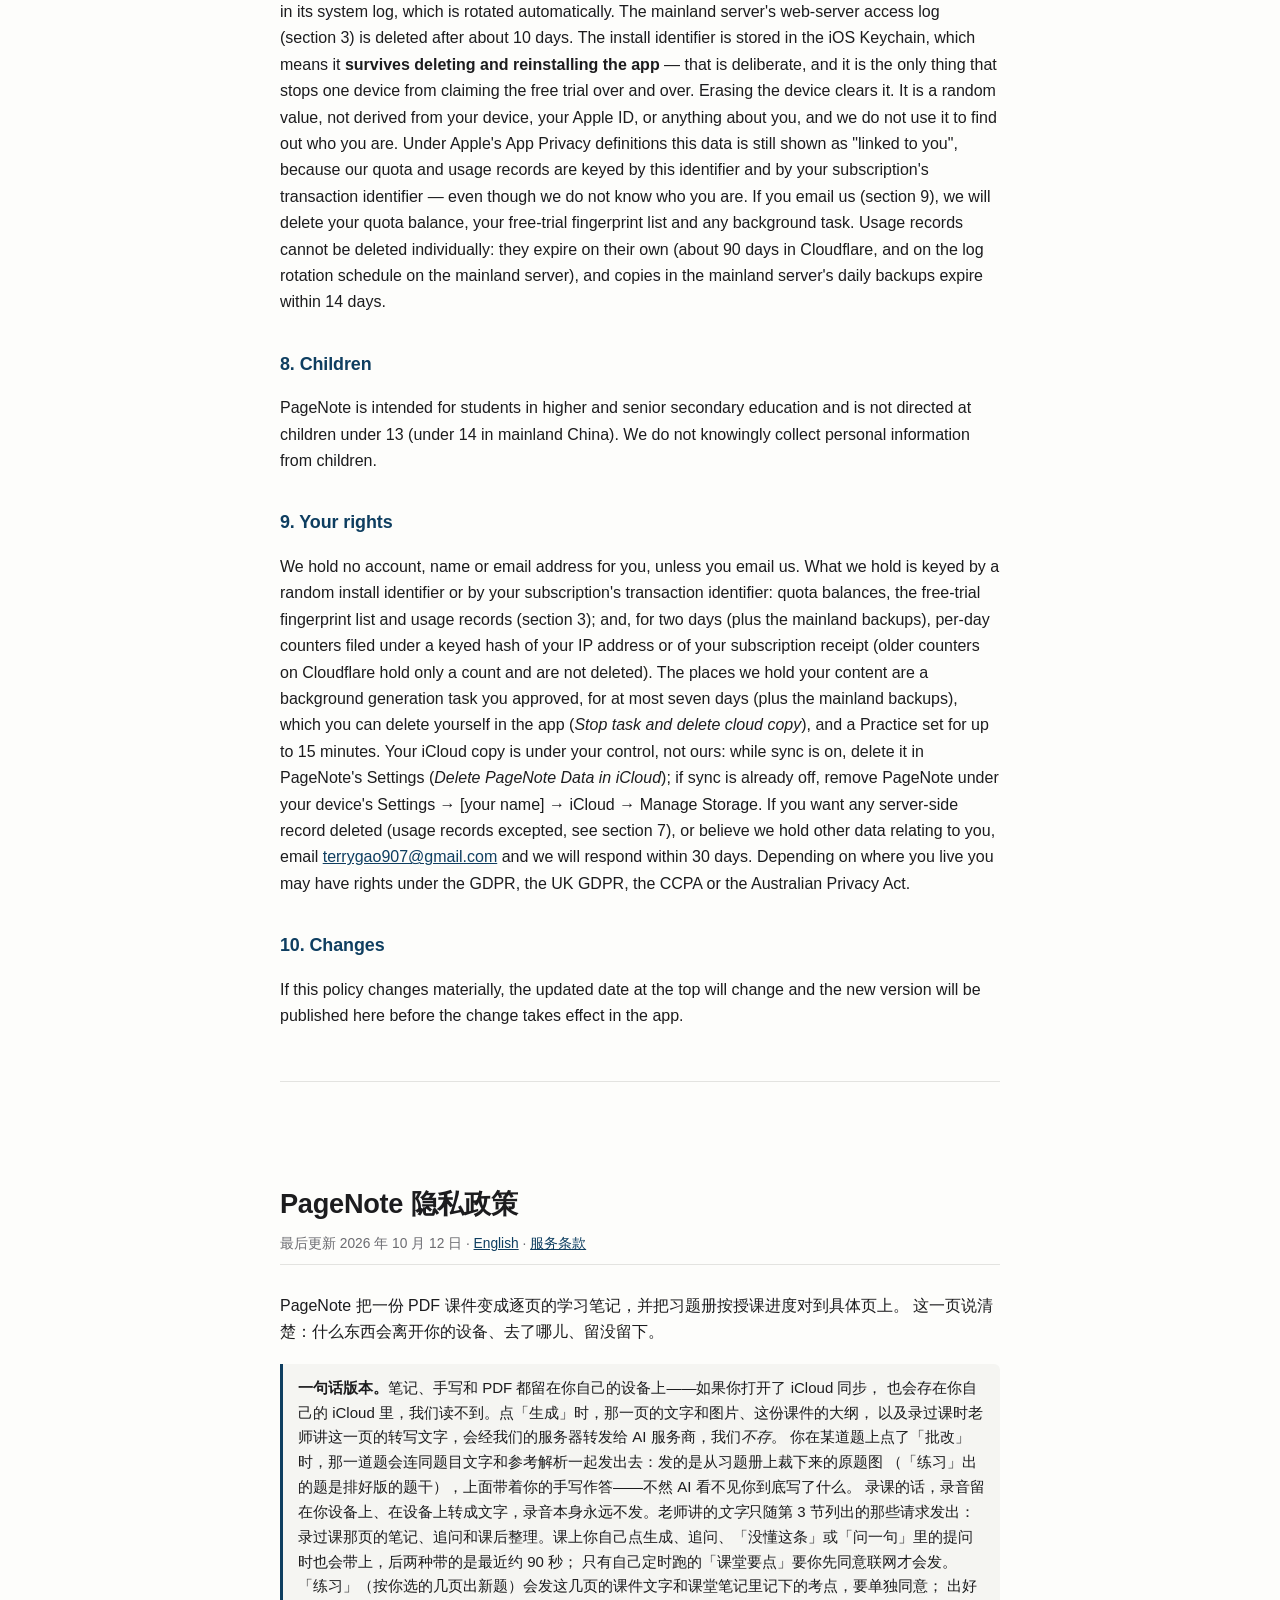
<file: privacy.html>
<!doctype html>
<html lang="en">
<head>
<meta charset="utf-8">
<meta name="viewport" content="width=device-width,initial-scale=1">
<title>PageNote — Privacy Policy</title>
<link rel="stylesheet" href="_style.css">
</head>
<body>
<main>

<header>
  <h1>PageNote Privacy Policy</h1>
  <p class="meta">Last updated 12 October 2026 · <a href="#zh">中文版</a> · <a href="terms.html">Terms of Service</a></p>
</header>

<p>PageNote turns a PDF of lecture slides into page-by-page study notes, and matches a problem
set against how far your course has got. This page describes exactly what leaves your device,
where it goes, and what is kept.</p>

<div class="note">
<p><strong>The short version.</strong> Your notes, your handwriting and your PDFs stay on your
device — or, if you switch on iCloud sync, in your own iCloud account, which we cannot read.
When you ask for AI notes, that page's text and image, the document's outline and, if you recorded
that class, what the lecturer said on that page are relayed through our server to an AI provider and
are <em>not</em> stored by us. For marking, if you tap <em>Mark it</em> (or <em>Grade selected</em> in the grading desk) on a problem you solved with
Apple Pencil, that one problem is sent too — an image of it cut from your problem set (for problems
written by Practice, its typeset statement) with your handwritten working on it — together with the
problem text and its reference solution, so the AI can see what you actually wrote. If you record a
class, the audio stays on your device and is transcribed on the device, and the audio is never sent.
The <em>text</em> of what the lecturer said goes out only with the requests listed in section 3: notes,
follow-up questions and summaries for a recorded page. Notes and questions you ask for during class
send it too, including <em>I don't get this</em> and the questions under <em>Ask something</em>, which send roughly
the last 90 seconds. Only <em>Class notes</em>, which run by themselves while you record, wait until you
allow them to use the cloud.
<em>Practice</em> (new problems written from the pages you pick) sends those pages' text and the
exam points from the notes of your recorded classes, behind its own consent; the finished set is held on our server
for up to 15 minutes so an interrupted request is not charged twice. Learning features (practice
built from your slides, a video transcript or a topic you type) send only the text you choose to learn
from — for <em>Turn materials into a learning path</em>, every readable page of that document — each
behind its own consent, and background course generation has a separate, opt-in temporary-storage
process — both are described in section 3. We keep no account, run no analytics SDK in the app,
show no ads, and do not track you across apps or websites. Our server does keep a usage record of
<em>which feature ran</em> — never what was in it (see section 3).</p>
</div>

<h2>1. Who we are</h2>
<p>PageNote is published by an individual developer. Contact:
<a href="mailto:terrygao907@gmail.com">terrygao907@gmail.com</a>.</p>

<h2>2. What stays on your device (or in your own iCloud)</h2>
<ul>
  <li>The PDFs you import, and every page image rendered from them — except the page image sent with
  a notes, question or explanation request, and the one-problem cut-out sent when you mark it (see
  section 3)</li>
  <li>All generated notes, your own typed notes, and Apple Pencil handwriting — except what you
  choose to send for a specific feature, such as the working for a single problem at the moment you
  ask us to mark it (see section 3)</li>
  <li>Problem sets, your answers, your mistake book, and your marking records (the image of each
  marking) — except what is sent for a single problem when you ask for its explanation or mark it, and
  the text of a problem set at the moment you import it, which is sent so it can be matched to your
  slides (see section 3)</li>
  <li>Class recordings (the audio), their transcripts and translations, and the times at which you
  turned each page while recording — except the transcript excerpts sent with notes, follow-up
  questions, class summaries and <em>Class notes</em>, as listed in section 3, and the short excerpt saved with each
  question you ask during class, which syncs with your notes if iCloud sync is on (below)</li>
  <li>Any API key you enter yourself, which is held in the iOS Keychain</li>
</ul>
<p>None of this is uploaded to us, backed up to us, or readable by us. If you have not switched on
iCloud sync, deleting the app deletes it. If you have, a copy stays in your own iCloud account until
you delete it there (below).</p>

<h3>iCloud sync (optional, beta)</h3>
<p>iCloud sync is <strong>off by default</strong>. You can switch it on in Settings
(<em>iCloud Sync (Beta)</em>) or from a one-time suggestion on the home screen. While it is on, the
app stores the following in the private database of <strong>your own iCloud account</strong>, so it
appears on your other iPads, iPhones and Macs signed in to the same Apple Account: your PDFs with
their page text and outline; document titles (often the PDF's file name) and course names; generated notes and answers to your follow-up questions; your typed
notes, text notes and image notes; Apple Pencil handwriting; problem sets and their problems,
reference solutions, your results, review schedule and AI marking feedback; term-review progress; what was
written from your recordings (<em>What the lecturer taught</em>, exam points and <em>Class notes</em>), and the short
transcript excerpt (up to about the last 90 seconds) saved with each question you asked during class
(but not the recordings or full transcripts); page display settings; your reading position; and a list of
documents you deleted, so they are deleted on your other devices too.</p>
<p>It does <strong>not</strong> upload class audio, full transcripts or translations, or the images in
your marking records — those stay on the device that made them.</p>
<p>This storage is provided by Apple under your Apple Account and Apple's terms. It does not pass
through PageNote Cloud, and we as the developer cannot read it. Note and problem text is stored in
CloudKit encrypted fields, which Apple encrypts on your device before upload. PDFs, page text,
handwriting and images use Apple's standard iCloud data protection, and are end-to-end encrypted only
if you turn on Advanced Data Protection for iCloud. For Apple Accounts in mainland China, iCloud is
operated by Guizhou-Cloud Big Data (GCBD).</p>
<p>Turning sync off or signing out of iCloud does not delete anything on your device.
<strong>Deleting the app does not delete the iCloud copy.</strong> To delete it while sync is on,
tap <em>Delete PageNote Data in iCloud</em> in PageNote's Settings (this deletes only the iCloud copy
and turns sync off). If sync is already off, remove PageNote under your device's Settings → [your
name] → iCloud → Manage Storage (switching sync back on just to delete would upload this device's
copy again first). Items removed by sync are
kept in a local "recently deleted" folder on that device for 30 days, then deleted.</p>

<h2>3. What is sent, and where</h2>
<h3>Background course generation</h3>
<p>If you approve background generation (this is how <em>Turn materials into a learning path</em> works:
it takes every readable page of the document and splits it into chapters), the readable text of those
pages, page numbers, the learning concepts the AI extracts from them automatically and the practice
generated so far are temporarily stored by PageNote so the task can continue while your app is
closed. Your complete PDF file, recordings, handwriting and personal
notes are not uploaded by this feature. Each task is linked to your verified subscription identifier
or an explicitly authorized test installation, so other users cannot retrieve it. We do not store
your signed purchase receipt in the task. Content is deleted after a successful sync, when you
stop the task and delete its cloud copy, or automatically within seven days of task creation.
If you request deletion while a step is running, that step must finish before the task can be
deleted. An expired task stops processing. Quota records remain separate and contain no course
text. The AI provider named on the consent screen (see the Learning rows in the table below) receives the
necessary text to generate the practice; its retention practices are described in the provider section
below. Mainland and global services keep their
queues separate. On our mainland server, the database that holds these tasks is backed up daily and
each backup is kept for 14 days, so a deleted task's content can remain in a backup for up to 14 more
days. This storage is used to provide the feature, not for advertising or model training.</p>

<table>
<tr><th>Data</th><th>When</th><th>Where it goes</th><th>Kept?</th></tr>
<tr>
  <td>The text and image of the page you are generating notes for; the document's outline (the
      opening words of each page, up to about 8,000 characters); a one-line summary of the previous
      page; and, if you recorded that class, the transcript of what the lecturer said on that page (up
      to about 6,000 characters). A follow-up question sends the page text and image, your question
      and, if recorded, that transcript; <em>I don't get this</em> also sends the sentence you tapped or
      selected, up to two earlier answers in that thread, and the key terms from your AI notes up to
      that page (later layers in a thread do not resend the page image). Whether or not <em>Class notes</em> are on, notes and questions you ask for during class include what the lecturer has said
      on that page so far; <em>I don't get this</em> and the questions under <em>Ask something</em> send roughly the
      last 90 seconds, and those under <em>Ask something</em> also quote the last sentence or two</td>
  <td>Only when you tap Generate or ask a question, and only after you have given consent in the app</td>
  <td>Relayed through PageNote Cloud to the AI provider for your tier</td>
  <td><strong>Not stored by us.</strong> Held only in memory for the length of the request</td>
</tr>
<tr>
  <td>When you tap <em>Mark it</em> (or <em>Grade selected</em> in the grading desk): one image of that problem — the
      problem as cut from your problem-set PDF page (from its number down to the next problem, or to the
      bottom of the page; for problems written by Practice, their typeset statement) with your handwritten
      working on top — together with the problem text, its reference solution and, for problems written
      by Practice, their marking points</td>
  <td>Only when you tap Mark it or Grade selected, after a consent that names the marking provider</td>
  <td>From version 1.4: relayed through PageNote Cloud to the provider our server uses for marking —
      currently OpenAI; Zhipu AI when you use the app from mainland China, Hong Kong or Macau, or with an App Store account in one of those regions — regardless of which model you picked for notes. Earlier
      versions send it to the provider of the model you picked for notes</td>
  <td><strong>Not stored by us.</strong> The image stays on the device you marked on; the AI's
      feedback is saved with the problem in that document (and, if iCloud sync is on, in your own
      iCloud)</td>
</tr>
<tr>
  <td>When you tap <em>Explain this</em> on a problem (or <em>Give me a hint</em> / <em>Rewrite it</em> on the
      solving page): that problem's number and text, plus the text of the slide it was matched to (the
      first slide if it was not matched) and, if the model you picked can read images, that slide's
      image. Not your handwriting or your answers</td>
  <td>Only when you tap it, after the same consent as notes</td>
  <td>Relayed through PageNote Cloud to the AI provider for your tier</td>
  <td><strong>Not stored by us.</strong> Held only in memory for the length of the request; the
      explanation is saved with the problem in that document</td>
</tr>
<tr>
  <td>When you import a problem set: its text and the document's outline (the opening words of each
      page), so each problem can be matched to the right slide</td>
  <td>Only when you import a problem set, and only after you have given consent in the app</td>
  <td>Relayed through PageNote Cloud to the AI provider for your tier</td>
  <td><strong>Not stored by us.</strong> Held only in memory for the length of the request</td>
</tr>
<tr>
  <td>While you record a class with <em>Class notes</em> switched on: the text transcript of
      roughly the last one to two minutes of what the lecturer said, the text of the slide you are on,
      the headings already in that page's notes, and a short running summary of the class that the AI
      itself wrote in the previous round. <strong>Never the audio.</strong> Whether or not <em>Class notes</em> are on, a page's transcript is also sent whenever you generate or regenerate notes for that
      page or ask a follow-up question about it, during class as well as after, and when you ask for that
      page or class to be summarised after class (see the first row). During class, <em>I don't get
      this</em> and the questions under <em>Ask something</em> send what the lecturer said in roughly the last
      90 seconds, and those under <em>Ask something</em> also quote the last sentence or two. <em>Regenerate (without class content)</em>
      sends none</td>
  <td><em>Class notes</em> send nothing until you tap <em>Turn on</em> in the prompt that asks to use the
      cloud for them (on iPads that can run them on the device, they run there first and send
      nothing). They go to the same AI provider you approved for notes, which is named on that
      consent screen. Recording, captions and translation work without them and send nothing. This
      setting covers <em>Class notes</em> only; it does not affect the requests you make yourself, described
      in this row and the first row</td>
  <td>Relayed through PageNote Cloud to the AI provider for your tier, exactly like note requests</td>
  <td><strong>Not stored by us.</strong> Held only in memory for the length of the request. The
      recording and its transcript stay on your device</td>
</tr>
<tr>
  <td><em>Practice · new problems from your slides:</em> the document's title (often the PDF's file
      name); the readable text of the pages you pick (up to eight); the exam points the lecturer
      mentioned on those pages, as already written in the notes from your recorded classes (text only); the key terms from
      those pages' notes; and, when you generate another set, the problems already generated for this
      document, so they are not repeated. Not page images, recordings, transcripts, handwriting or
      your own notes</td>
  <td>Only when you tap Generate in Practice, after a separate consent that names the provider.
      Subscribers only — not available during the free trial. Not currently offered in mainland
      China, Hong Kong or Macau, or with an App Store account in one of those regions</td>
  <td>Relayed through PageNote Cloud to the provider named in that consent — currently OpenAI — which
      writes the problems and then checks each one: it solves the problem again without seeing the
      worked solution, reviews the worked solution and marking points line by line, compares the two
      answers, and rewrites any problem that fails (for which the inputs in this row are sent again) or
      drops it. The checks see the problem, the worked solution and marking points it wrote and the key
      terms, plus the text of that one page for "explain why" and proof problems</td>
  <td><strong>Yes, briefly:</strong> the finished set (problems, worked solutions and marking points,
      which may quote the exam points) is held for up to 15 minutes, keyed by a hash of your install
      identifier and a one-time request ID, so that if the app is closed mid-way it can collect the same
      set without being charged again. The course text you sent is not stored</td>
</tr>
<tr>
  <td><em>Learning · practice from your course material:</em> the readable text of the pages you
      select (up to eight pages per batch), their page numbers, the subject and the concepts you
      confirmed. Not the PDF file, not your handwriting or notes</td>
  <td>Only when you tap <em>Preview concepts</em> or <em>Confirm and create route</em> in
      <em>Learning adventures</em>, after a separate consent that
      names the provider</td>
  <td>Relayed through PageNote Cloud to the provider our server uses for learning practice —
      currently OpenAI, regardless of which model you picked for notes; when you use the app from
      mainland China, Hong Kong or Macau, or with an App Store account in one of those regions, currently
      DeepSeek (a background task you already started with Zhipu AI is finished by Zhipu AI). The consent screen names it. Earlier versions of
      the app send it to the provider of the model you picked for notes</td>
  <td><strong>Not stored by us</strong> when generated in the foreground. If you choose
      <em>background generation</em>, see the row below</td>
</tr>
<tr>
  <td><em>Learning · practice from a video:</em> the subtitle or transcript text you paste or import,
      segment numbers and their start and end times (when the subtitles include them), the subject and
      the concepts you confirmed. Not the video link or file. If you
      tap <em>Load public course captions</em>, your device downloads them directly from that course's
      website (currently CS50) without going through us</td>
  <td>Only when you tap <em>Preview concepts</em> or <em>Confirm and create route</em>, after a separate consent</td>
  <td>Relayed through PageNote Cloud to the provider our server uses for learning practice —
      currently OpenAI, regardless of which model you picked for notes; when you use the app from
      mainland China, Hong Kong or Macau, or with an App Store account in one of those regions, currently
      DeepSeek (a background task you already started with Zhipu AI is finished by Zhipu AI). The consent screen names it. Earlier versions of
      the app send it to the provider of the model you picked for notes</td>
  <td><strong>Not stored by us</strong></td>
</tr>
<tr>
  <td><em>Learning · a topic you choose:</em> the topic, goal, level and explanation language you
      typed</td>
  <td>Only when you ask for a learning route, after a separate consent</td>
  <td>Relayed through PageNote Cloud to the AI provider you picked</td>
  <td><strong>Not stored by us</strong></td>
</tr>
<tr>
  <td><em>Learning · background generation:</em> the course text (for <em>Turn materials into a learning
      path</em>, every readable page of the document), page numbers, the concepts extracted from it and
      the practice generated from them (details above this table)</td>
  <td>Only after you approve background generation for that provider</td>
  <td>PageNote Cloud (Cloudflare, or our Hangzhou server for mainland accounts), then step by step to
      the provider named on the consent screen (see the course-material row)</td>
  <td><strong>Yes, temporarily:</strong> keyed by your subscription's transaction identifier (or the
      install identifier on a test installation), and also recording the install identifier of the
      device that created the task; deleted after a successful sync, when you stop the
      task, or at most seven days after creation (plus up to 14 days in the mainland server's daily
      backups)</td>
</tr>
<tr>
  <td>A random install identifier (a UUID generated on your device)</td>
  <td>With every request to PageNote Cloud</td>
  <td>PageNote Cloud</td>
  <td>Yes — it is how free-trial usage is counted and how quota is matched to this installation. Not
      linked to your name, email or Apple ID (Apple's privacy label still lists this data as "linked
      to you"; see section 7)</td>
</tr>
<tr>
  <td>A usage record: which feature you used, which AI model ran, your plan tier, how much quota it
      cost, whether it succeeded (and the error code if not), how long it took, how many tokens the
      model produced, whether it had to be retried, and a fixed code for the step and its check result
      for learning practice and Practice (for Practice, how many problems were requested, delivered and
      rewritten — counts only, never content) — keyed by a shortened hash of the install identifier.
      Records made before 2 October 2026 also note the Cloudflare data centre that handled the request
      (roughly the city or region it came from); they expire on the same schedule, by early January
      2027</td>
  <td>With every request to PageNote Cloud</td>
  <td>PageNote Cloud (Cloudflare Analytics Engine; on our mainland server, its system log)</td>
  <td>Yes, for about 90 days in Cloudflare. <strong>It contains no page text, no exercise questions
      and no note content</strong> — only which feature ran and what it cost us. We use it to see
      whether the subscription price covers the AI costs and whether a provider is failing</td>
</tr>
<tr>
  <td>A fingerprint (hash) of the document</td>
  <td>With note, question, explanation, marking and class-summary requests, and with <em>Class notes</em></td>
  <td>PageNote Cloud</td>
  <td>Yes — so that regenerating a page in the same document does not consume trial quota twice.
      It is a hash, and the document cannot be reconstructed from it</td>
</tr>
<tr>
  <td>Your App Store subscription receipt</td>
  <td>When you use AI features as a subscriber</td>
  <td>PageNote Cloud, verified against Apple's public keys</td>
  <td>The receipt itself is not kept. Its transaction identifier is kept as the key of your
      subscription's quota balance (with the install identifiers that used it), to stop the same
      purchase being credited twice</td>
</tr>
<tr>
  <td>Your IP address</td>
  <td>Every network request, as with any website</td>
  <td>PageNote Cloud (Cloudflare, or our Hangzhou server for mainland China accounts)</td>
  <td>Used for a per-day request counter on the free path, to stop abuse, and to tell whether a
      request comes from mainland China, Hong Kong or Macau so it is routed correctly. The counter is
      filed under a keyed hash of your IP address, never the address itself, is not used to profile
      you, and is deleted two days after it was last updated (on our mainland server, copies in its daily
      backups expire within a further 14 days). (Until 5 October 2026 counters were filed
      under the address itself and not deleted; those on our mainland server have been deleted, and
      copies in its daily backups expire within 14 days. Older counters on Cloudflare hold only a count
      under a one-way identifier, not the address, and are not deleted.) Our mainland server's web-server access
      log also records the IP address, time, request line (method and path), response status and size,
      the app's user-agent string (app build number and iOS version), and the referrer and
      forwarded-for headers (the app sends neither) of each request, and is deleted after about 10
      days</td>
</tr>
</table>

<h3>If you use your own API key</h3>
<p><em>Not available in the current version.</em> If bring-your-own-key is offered in a future
version, requests would go <strong>directly from your device to that provider</strong>, would not
pass through PageNote Cloud, and we would never see the key or the content.</p>

<h3>What runs on the device</h3>
<p>Speech recognition and translation of a class recording always run on the device, using iOS
system frameworks; the audio is not sent to us or to any AI provider. On iPads where Apple's
on-device model is available, <em>Class notes</em> and after-class summaries may be produced entirely
on the device as well, in which case nothing leaves it for those features. Mind maps and the images
in your marking records are built and kept on the device.</p>

<h2>4. AI providers</h2>
<p>Depending on your tier and the model you pick, page content may be processed by one of
these four companies, and no others:</p>
<ul>
  <li><strong>Anthropic</strong> (Claude models)</li>
  <li><strong>OpenAI</strong> (GPT models)</li>
  <li><strong>DeepSeek</strong></li>
  <li><strong>Zhipu AI</strong> (GLM models)</li>
</ul>
<p>What is sent to them: the text of the one page you asked for notes on, and — only if the model
you picked can read images — that page's rendered image, together with the document's outline (the
opening words of each page) and, if you recorded that class, the transcript of what the lecturer said
on that page. Follow-up questions send the same page text and image, your question and that transcript
(<em>I don't get this</em> also sends the sentence you tapped and the earlier answers in that thread).
When you import a problem set, its text and the document's outline are sent as well. When you ask for a
problem's explanation, that problem's text is sent with the slide it was matched to. When you tap
<strong>Mark it</strong> (or <strong>Grade selected</strong> in the grading desk) on a problem, one image of that problem
— the problem as cut from your problem-set page (for problems written by Practice, its typeset
statement) with your handwritten working on it — is sent so the AI can mark it, together with the
problem text, its reference solution and, for problems written by Practice, their marking points —
only that problem, only when you tap the button, and never automatically. From version 1.4, marking
goes to the provider our server uses for marking — currently OpenAI; Zhipu AI when you use the app
from mainland China, Hong Kong or Macau, or with an App Store account in one of those regions — regardless of
which model you picked for notes, and the consent screen names it. Earlier versions send it to the
provider of the model you picked for notes. Nothing else: not your other
handwriting, not your own typed notes, not your other documents, not any identifier that names
you.</p>
<p>If you switch on <strong>Class notes</strong> while recording a class, the text of what the
lecturer said in roughly the last one to two minutes is sent as well, together with the text of the
slide you are on and the headings already in that page's notes, so the AI can write down what the
lecturer added beyond the slide. It goes to the same provider you approved for notes (our server may
pick a different model from that provider for live use). The audio itself is never sent, and neither
are your own notes or handwriting. Whether or not <em>Class notes</em> are on, a page's transcript is also
sent whenever you generate or regenerate notes for that page or ask a follow-up question about it,
during class as well as after, and when you ask for that page or class to be summarised after class
(see the first row of the table in section 3); during class, <em>I don't get this</em> and the questions under <em>Ask
something</em> send roughly the last 90 seconds. <em>Regenerate (without class content)</em> sends
none.</p>
<p>If you use <strong>Practice</strong>, the inputs listed in section 3 are sent to OpenAI, which
writes the problems, re-solves each one and reviews its worked solution line by line, and rewrites
any that fail before you see them. Practice is not currently offered in
mainland China, Hong Kong or Macau, or with an App Store account in those regions. If it is offered there later, it would use Zhipu AI and the
consent screen would name it before anything is sent.</p>
<p>Learning features send the inputs listed in section 3: the course text you selected, the subtitle
or transcript text you provided, or the topic you typed — each only after you have approved that
feature for the provider it names. For practice from your slides or a video, that is the provider our
server uses for learning practice (currently OpenAI, except from networks or App Store accounts in mainland China, Hong Kong or Macau), not
necessarily the provider of your notes model.</p>
<p><strong>If your App Store account is in mainland China</strong>, requests do not go through
Cloudflare. They go to a server we operate ourselves in Hangzhou (Alibaba Cloud) at
<code>api.pagenote.com.cn</code>, and from there only to DeepSeek and Zhipu AI — the requests
stay inside mainland China. That server relays and meters exactly as described above. It keeps
no page content other than background generation tasks (section 3, up to seven days, plus up to 14
days in its daily backups). Instead of Cloudflare Analytics Engine, it writes the same content-free
usage record to its own system log (it does not log AI output), and its web server keeps an access log
(IP address, time, request line, response status and size, user-agent) for about 10 days. The same routing applies to class transcripts.</p>
<p><strong>If you use the app from a network in mainland China, Hong Kong or Macau</strong> (with
an App Store account outside mainland China), <strong>or with a Hong Kong or Macau App Store account from
any network</strong>, requests still go through Cloudflare, but only to
DeepSeek and Zhipu AI, both based in mainland China. This applies to notes, follow-up questions,
marking, learning practice and <em>Class notes</em> alike, so this content is processed in mainland China.</p>
<p><strong>We have confirmed that each of these four providers offers data protection equal to
what this policy promises.</strong> All four are used through their paid API tiers, where the
provider's own terms state that submitted content is <strong>not used to train their models</strong>
and is retained only briefly for abuse monitoring before deletion (at most 30 days across the four,
and zero-retention where the provider offers it). We do not use any provider that trains on API
content. If a provider ever changed those terms, we would drop that provider rather than
weaken this policy — the app's model list is served from our server, so a provider can be
removed for everyone without an app update. Our hosting providers, Cloudflare (PageNote Cloud) and
Alibaba Cloud (our Hangzhou server), process this data only on our instructions, under their data
processing terms, and provide the same level of protection.</p>
<p>If a request cannot be served by your chosen model, it may be
retried with the backup model you selected — that model's provider is named in the consent
screen too.</p>
<p>The app names the specific company before you consent, and asks again if you switch to a
model from a provider you have not yet approved. You can withdraw consent at any time in
Settings, or for learning features from the <em>More</em> menu at the top right of <em>Learning adventures</em> —
this device stops sending immediately. A background generation task already uploaded keeps its
cloud copy until you stop it in the course, or it expires.</p>

<h2>5. What we do not do</h2>
<ul>
  <li>No accounts, no sign-in, no password</li>
  <li>No analytics, telemetry, crash-reporting or advertising SDKs in the app — nothing on your
      device reports what you do. Our own server records which features were called and what they
      cost (section 3); that record never contains your content</li>
  <li>No tracking as defined by Apple's App Tracking Transparency — we do not link data to
      third-party data for advertising, and we do not share data with data brokers</li>
  <li>No selling of data, ever</li>
  <li>No reading of your notes, handwriting or documents, including anything you sync to your own
      iCloud</li>
</ul>

<h2>6. Payments</h2>
<p>Subscriptions are handled entirely by Apple. We never see your card details,
billing address or Apple ID. We only receive the signed receipt that says which product is
active, and keep its transaction identifier as described in section 3.</p>

<h2>7. Retention</h2>
<p>Page content and class transcripts are never written to disk on our side, with two exceptions:
background course generation tasks you approve are stored for at most seven days (plus up to 14 days
in the mainland server's daily backups), as described in section 3, and you can delete them yourself
from the course at any time; and a set of problems generated by Practice is held for up to 15 minutes
so it can be collected again without a second charge. Recordings, full transcripts and translations
are stored only on your device, inside the document they belong to; deleting the recording or the
document deletes them. (The short excerpt saved with a question you asked during class stays with that
question in your notes, and syncs to your own iCloud if sync is on.) If you use iCloud sync, the synced copy stays in your own iCloud account until
you delete it (section 2). The list of document fingerprints used to count the free trial is deleted
twelve months after it is created (copies in the mainland server's daily backups expire within a further
14 days). Per-day counters — those filed under a keyed hash of your IP address, and subscribers' per-day
counts of class features, filed under a one-way hash of the subscription receipt or transaction
identifier (or of a class's random ID) — hold only a count and are deleted two days after they were last
updated (copies in the mainland server's daily backups expire within a further 14 days). Counters made on
Cloudflare before 5 October 2026 hold only a count under a one-way identifier and are not deleted; those
on the mainland server have been deleted. Quota balances — keyed by the install identifier, or by your subscription's
transaction identifier — are kept until you ask us to delete them, because they are what stops the
same trial or purchase being counted twice. Usage records (section 3) are kept for about 90 days
in Cloudflare and then fall out of the analytics store automatically; on the mainland server they
are kept in its system log, which is rotated automatically. The mainland server's web-server access
log (section 3) is deleted after about 10 days. The install identifier is stored in the
iOS Keychain, which means it <strong>survives deleting and reinstalling the app</strong> — that is
deliberate, and it is the only thing that stops one device from claiming the free trial over and
over. Erasing the device clears it. It is a random value, not derived from your device, your Apple
ID, or anything about you, and we do not use it to find out who you are. Under Apple's App Privacy
definitions this data is still shown as "linked to you", because our quota and usage records are
keyed by this identifier and by your subscription's transaction identifier — even though we do not
know who you are. If you email us (section 9), we will delete your quota balance, your free-trial
fingerprint list and any background task. Usage records cannot be deleted individually: they expire
on their own (about 90 days in Cloudflare, and on the log rotation schedule on the mainland server),
and copies in the mainland server's daily backups expire within 14 days.</p>

<h2>8. Children</h2>
<p>PageNote is intended for students in higher and senior secondary education and is not
directed at children under 13 (under 14 in mainland China). We do not knowingly collect personal information from children.</p>

<h2>9. Your rights</h2>
<p>We hold no account, name or email address for you, unless you email us. What we hold is keyed by
a random install identifier or by your subscription's transaction identifier: quota balances, the
free-trial fingerprint list and usage records (section 3); and, for two days (plus the mainland backups),
per-day counters filed under a keyed hash of your IP address or of your subscription receipt (older
counters on Cloudflare hold only a count and are not deleted). The
places we hold your content are a background generation task you approved, for at most seven days
(plus the mainland backups), which you can delete yourself in the app (<em>Stop task and delete cloud
copy</em>), and a Practice set for up to 15 minutes. Your iCloud copy is under your control, not
ours: while sync is on, delete it in PageNote's Settings (<em>Delete PageNote Data in iCloud</em>);
if sync is already off, remove PageNote under your device's Settings → [your name] → iCloud → Manage
Storage. If you want any server-side record deleted (usage records excepted, see section 7), or believe we hold other data relating
to you, email <a href="mailto:terrygao907@gmail.com">terrygao907@gmail.com</a> and we will respond
within 30 days. Depending on where you live you may have rights under the GDPR, the UK GDPR, the CCPA
or the Australian Privacy Act.</p>

<h2>10. Changes</h2>
<p>If this policy changes materially, the updated date at the top will change and the new version
will be published here before the change takes effect in the app.</p>

<hr>

<header id="zh">
  <h1>PageNote 隐私政策</h1>
  <p class="meta">最后更新 2026 年 10 月 12 日 · <a href="#">English</a> · <a href="terms.html">服务条款</a></p>
</header>

<p>PageNote 把一份 PDF 课件变成逐页的学习笔记，并把习题册按授课进度对到具体页上。
这一页说清楚：什么东西会离开你的设备、去了哪儿、留没留下。</p>

<div class="note">
<p><strong>一句话版本。</strong>笔记、手写和 PDF 都留在你自己的设备上——如果你打开了 iCloud 同步，
也会存在你自己的 iCloud 里，我们读不到。点「生成」时，那一页的文字和图片、这份课件的大纲，
以及录过课时老师讲这一页的转写文字，会经我们的服务器转发给 AI 服务商，我们<em>不存</em>。
你在某道题上点了「批改」时，那一道题会连同题目文字和参考解析一起发出去：发的是从习题册上裁下来的原题图
（「练习」出的题是排好版的题干），上面带着你的手写作答——不然 AI 看不见你到底写了什么。
录课的话，录音留在你设备上、在设备上转成文字，录音本身永远不发。老师讲的<em>文字</em>只随第 3 节列出的那些请求发出：
录过课那页的笔记、追问和课后整理。课上你自己点生成、追问、「没懂这条」或「问一句」里的提问时也会带上，后两种带的是最近约 90 秒；
只有自己定时跑的「课堂要点」要你先同意联网才会发。
「练习」（按你选的几页出新题）会发这几页的课件文字和课堂笔记里记下的考点，要单独同意；
出好的那组题在我们服务器上最多留 15 分钟，免得中途断了要重复扣费。
学习功能（用你的课件、视频字幕或你输入的主题出练习）只发你选来出题的那些文字——「课件变闯关」是这份课件的全部可读页——每一项单独征求同意；
后台课件生成另有需要主动同意的临时存储流程——都在第 3 节。
没有账号，App 里不接任何分析 SDK，没有广告，不跨 App 或网站追踪你。
我们的服务器会记「哪个功能被调用了」，但<em>不记里面是什么</em>（见第 3 节）。</p>
</div>

<h2>1. 我们是谁</h2>
<p>PageNote 由个人开发者发布。联系方式：
<a href="mailto:terrygao907@gmail.com">terrygao907@gmail.com</a>。</p>

<h2>2. 只留在你设备上（或你自己 iCloud 里）的</h2>
<ul>
  <li>你导入的 PDF，以及由它渲染出的每一页图片——生成笔记、追问或看解析时发出的那一页图，以及批改时发出的那一道题的裁图除外（见第 3 节）</li>
  <li>全部生成的笔记、你自己敲的笔记、Apple Pencil 手写——只有你为某个功能主动发出的那部分例外，
  比如点「批改」的那一道题的手写作答（见第 3 节）</li>
  <li>习题册、你的作答、错题本，以及批改记录（每次批改的图片）——你点「看解析」或「批改」时为那一道题发出去的内容、以及导入习题册时为了对到课件页码而发出去的那份文字除外（见第 3 节）</li>
  <li>课堂录音（音频）、它的转写和翻译、以及录音时你每次翻页的时刻——第 3 节所列、随笔记、追问、课后整理和课堂要点发出的转写片段除外；课上每次提问时随问题存下的那一小段转写跟着笔记走，开了 iCloud 同步就会同步（见下）</li>
  <li>你自己填的 API Key，存在 iOS 钥匙串里</li>
</ul>
<p>这些都不会上传给我们、不会备份到我们这里，我们也读不到。没开 iCloud 同步的话，删掉 App 就一起删了；
开了的话，你自己的 iCloud 里会留一份副本，要在那边删（见下）。</p>

<h3>iCloud 同步（可选，测试版）</h3>
<p>iCloud 同步<strong>默认关着</strong>。你可以在设置里打开（「iCloud 同步（测试版）」），
或者在首页那张只出现一次的提议卡上打开。打开后，App 会把下面这些存进<strong>你自己 iCloud 账户</strong>的私有数据库，
让登录同一个 Apple 账户的其他 iPad、iPhone 和 Mac 上也能看到：课件 PDF 及其各页文字和大纲；
文档标题（常常就是 PDF 的文件名）和课程名；
AI 笔记和追问的回答；你自己写的笔记、文字便签和图片便签；Apple Pencil 手写；习题册和其中的题目、参考解析、
你的对错、复习排期和 AI 批改评语；术语复习进度；由课堂录音整理出的「老师讲的」、考点和课堂要点，以及课上每次提问时随问题存下的那一小段转写（最多约最近 90 秒）（不含录音和完整转写）；
页面显示设置；阅读位置；以及你删过哪些文档（好让其他设备上也删掉）。</p>
<p><strong>不会</strong>上传课堂录音、完整转写、译文，也不上传批改记录里的图片——这些只留在产生它们的那台设备上。</p>
<p>这份存储由 Apple 按你的 Apple 账户和 Apple 的条款提供，不经过 PageNote 云端，我们作为开发者读不到。
笔记和题目文字放在 CloudKit 的加密字段里，由 Apple 在你设备上加密后再上传；PDF、页面文字、手写和图片
用的是 Apple 标准的 iCloud 数据保护，只有你开了 iCloud「高级数据保护」才是端到端加密。
中国大陆的 Apple 账户，其 iCloud 由云上贵州（GCBD）运营。</p>
<p>关掉同步或退出 iCloud，设备上的东西一份都不删。<strong>删掉 App 不会删掉 iCloud 里的副本。</strong>
要删的话：同步开着时，在 PageNote 的设置里点「删除 iCloud 里的 PageNote 数据」（只删 iCloud 里的副本，删完同步会关掉）；
同步已经关了的话，到系统设置 →（你的名字）→ iCloud → 管理储存空间里删除 PageNote
（别为了删而重新打开同步——那样会先把这台设备上的东西再传一遍上去）。同步时被删掉的内容会在那台设备上的本地「最近删除」里留 30 天，然后清掉。</p>

<h2>3. 会发出去的，以及发去哪</h2>
<h3>后台课件生成</h3>
<p>你同意后台生成后（「课件变闯关」就是这样工作的：它取这份课件的全部可读页、自动分章），PageNote 会暂存这些页的可读文字、
页码、AI 从中自动提取的知识点和已经生成的练习，让任务能在 App 关闭后继续。此功能不会上传完整 PDF 文件、录音、手写或个人笔记。
任务关联到通过验证的订阅标识或明确授权的测试安装标识，其他用户无法读取；任务中不保存签名购买凭证。
内容会在成功同步后删除；你也可以停止任务并删除云端副本；未同步的任务会在创建后最多 7 天自动清理并停止。
若当前步骤正在处理，需等该步骤结束后才能删除任务。额度账本与内容分开，不包含课件文字。
同意页点名的那家 AI 服务商（见下表「学习」几行）会收到生成练习所需的文字，其保留规则见下方服务商说明。
大陆和全球服务的任务队列相互独立。大陆服务器上存放这些任务的数据库每天备份一次、每份备份留 14 天，
所以已删除任务的内容在备份里最多还会再留 14 天。这些暂存内容用于提供功能，不用于广告或训练模型。</p>

<table>
<tr><th>数据</th><th>什么时候</th><th>去哪</th><th>存不存</th></tr>
<tr>
  <td>你正在生成笔记的那一页的文字和图片；这份课件的大纲（每页开头的几句，合计约 8000 字以内）；
      上一页的一句话概要；以及录过课时老师讲这一页的转写文字（约 6000 字以内）。
      追问时发这一页的文字和图片、你的问题，以及录过课时的那段转写；点「没懂这条」往下问时，还会带上你点中或划选的那一句、
      这一串里之前至多两层回答，以及到这一页为止 AI 笔记里的术语（往下追问的那几层不再发页面图）。
      不论「课堂要点」开没开，课上你自己点的生成和提问都会带上老师这一页到目前为止说的话；
      「没懂这条」和「问一句」里的提问带的是最近约 90 秒，「问一句」那几项还会引用最后一两句原话</td>
  <td>只有你点「生成」或提问时，且必须先在 App 里同意</td>
  <td>经 PageNote 云端转发给你所在档位对应的 AI 服务商</td>
  <td><strong>我们不存。</strong>只在请求期间存在于内存里</td>
</tr>
<tr>
  <td>你点「批改」时：那一道题的一张图——从习题册 PDF 那一页上裁下来的原题（从题号裁到下一题，或一直到页底；
      「练习」出的题是排好版的题干），上面叠着你的手写作答——连同题目文字、参考解析，以及「练习」出的题自带的评分要点</td>
  <td>只有你点「批改」时，且要先同意、同意页会点名批改用的服务商</td>
  <td>从 1.4 起，经 PageNote 云端转发给我们服务器指定的批改服务商——目前是 OpenAI；在中国大陆、香港、澳门使用，
      或用这三地区的 App Store 账号时是智谱 AI——不随你选的笔记模型变。更早的版本发给你所选笔记模型的那家</td>
  <td><strong>我们不存。</strong>图片只留在你批改的那台设备上；AI 评语会存进这道题，开了 iCloud 同步就跟着进你自己的 iCloud</td>
</tr>
<tr>
  <td>你在某道题上点「看解析」（做题页上是「给我一点提示」或「重写一遍」）时：这道题的题号和题目文字，
      以及它对上的那一页课件的文字（没对上就是第 1 页）；你选的模型能看图时再加那一页的图片。不发你的手写和作答</td>
  <td>只在你点它时，用的是和笔记同一份同意</td>
  <td>经 PageNote 云端转发给你所在档位对应的 AI 服务商</td>
  <td><strong>我们不存。</strong>只在请求期间存在于内存里；写好的解析存进这份文档里的这道题</td>
</tr>
<tr>
  <td>导入习题册时：习题册的文字和这份课件的大纲（每页开头几句），用来把每道题对到课件页上</td>
  <td>只在你导入习题册时，且必须先在 App 里同意</td>
  <td>经 PageNote 云端转发给你所在档位对应的 AI 服务商</td>
  <td><strong>我们不存。</strong>只在请求期间存在于内存里</td>
</tr>
<tr>
  <td>录课且打开了「课堂要点」时：老师最近一两分钟说的话的转写文字、你正停在的那页课件的文字、
      这页笔记里已经写着的小标题，以及 AI 自己上一轮写的一小段「这节课讲到哪了」。
      <strong>永远不发录音。</strong>不论「课堂要点」开没开，录过课的页在你生成或重新生成笔记、对这页追问时（课上课下都是），
      以及下课后点「整理这页的课堂内容」或「整理这节课」时，也会带上那段转写（见表格第一行）。课上点「没懂这条」或「问一句」里的提问，
      带的是老师最近约 90 秒的话，「问一句」那几项还会引用最后一两句原话。选「重新生成（不带课堂内容）」就不带</td>
  <td>课堂要点在你点那次「开启」联网确认之前什么都不发（能用设备端模型的 iPad 上它先在本机跑，什么都不发）。
      它发给你为笔记同意过的同一家 AI 服务商（那份同意书上点了名）。
      录音、字幕、翻译不依赖它，也什么都不发。这个开关只管课堂要点，不影响本行和表格第一行那些你自己点出来的请求</td>
  <td>经 PageNote 云端转发给你所在档位对应的 AI 服务商，和笔记请求完全一样</td>
  <td><strong>我们不存。</strong>只在请求期间存在于内存里。录音和转写都留在你设备上</td>
</tr>
<tr>
  <td><em>练习 · 按课件出新题：</em>这份课件的标题（常常就是 PDF 的文件名）；你选的那几页的课件文字（最多 8 页）；
      这些页上课堂笔记里已经记下的老师说的考点（只有文字）；这些页 AI 笔记里的术语；
      再出一组时，还有这份课件已经出过的题干，免得出重复。不发页面图、录音、转写、手写和你自己写的笔记</td>
  <td>只在「练习」里点「出题」（或「重新出一组」）时，且要先单独同意、同意页会点名服务商。
      仅限订阅用户，免费试用期间不能用。中国大陆、香港、澳门以及这三地区的 App Store 账号暂不提供</td>
  <td>经 PageNote 云端转发给同意页点名的那家——目前是 OpenAI——由它出题，再逐道核对：不看参考解答独立重解一遍、
      逐句审它写的解答和评分要点、比对两个答案，没过的题把本行这些内容再发一次重写，还不过就不交。
      核对时看的是题目、它写的解答和评分要点、术语；「讲清为什么」和证明类的题再加上那一页的课件文字</td>
  <td><strong>短暂保存：</strong>出好的那组题（题目、完整解答和评分要点，其中可能引用考点）最多留 15 分钟，
      键是安装标识的哈希加一次性请求 ID——App 中途被关时能原样取回、不重复扣费。你发出的课件文字本身不保存</td>
</tr>
<tr>
  <td><em>学习 · 用课件出题：</em>你选中的那些页的可读文字（每批最多 8 页）、页码、学科和你确认过的知识点。
      不发 PDF 文件本身，不发手写和笔记</td>
  <td>只在你在学习页点「提取知识点预览」或「确认并生成学习路线」时，且要先单独同意、同意页会点名服务商</td>
  <td>经 PageNote 云端转发给我们服务器指定的学习出题服务商——目前是 OpenAI，不随你选的笔记模型变；
      在中国大陆、香港、澳门使用，或用这三地区的 App Store 账号时，目前是 DeepSeek（之前已经用智谱 AI 开始的后台任务仍由智谱 AI 做完）。
      同意页会点名。更早版本的 App 发给你所选笔记模型的那家</td>
  <td><strong>前台生成时我们不存。</strong>选了<em>后台生成</em>的见下一行</td>
</tr>
<tr>
  <td><em>学习 · 用视频出题：</em>你粘贴或导入的字幕、讲稿文字，片段编号及其起止时间（字幕带时间的话）、学科和你确认过的知识点。
      不发视频链接和视频文件。如果你点「读取课程公开字幕」，字幕由你的设备直接从那门课的网站（目前是 CS50）下载，不经过我们</td>
  <td>只在你点「提取知识点预览」或「确认并生成学习路线」时，且要先单独同意</td>
  <td>经 PageNote 云端转发给我们服务器指定的学习出题服务商——目前是 OpenAI，不随你选的笔记模型变；
      在中国大陆、香港、澳门使用，或用这三地区的 App Store 账号时，目前是 DeepSeek（之前已经用智谱 AI 开始的后台任务仍由智谱 AI 做完）。
      同意页会点名。更早版本的 App 发给你所选笔记模型的那家</td>
  <td><strong>我们不存</strong></td>
</tr>
<tr>
  <td><em>学习 · 自选主题：</em>你输入的主题、目标、基础和讲解语言</td>
  <td>只在你要求生成学习路线时，且要先单独同意</td>
  <td>经 PageNote 云端转发给你选的 AI 服务商</td>
  <td><strong>我们不存</strong></td>
</tr>
<tr>
  <td><em>学习 · 后台生成：</em>课件文字（「课件变闯关」是这份课件的全部可读页）、页码、从中提取的知识点和由此生成的练习（详见表格上方）</td>
  <td>只在你为那家服务商同意了后台生成之后</td>
  <td>PageNote 云端（Cloudflare；大陆账号是我们的杭州服务器），再逐步发给同意页点名的那家（见「用课件出题」那一行）</td>
  <td><strong>暂存：</strong>以你订阅的交易标识（测试安装则用安装标识）为键，并记下建这个任务的那台设备的安装标识；同步完成、你停止任务、或创建后最多 7 天即删除
      （大陆服务器的每日备份里最多再留 14 天）</td>
</tr>
<tr>
  <td>一个随机的安装标识（设备本地生成的 UUID）</td>
  <td>每次请求 PageNote 云端时</td>
  <td>PageNote 云端</td>
  <td>存。免费试用额度靠它记账，额度也靠它对到这次安装。不与你的姓名、邮箱或 Apple ID 关联
      （Apple 的隐私标签上仍标为「与你关联」，见第 7 节）</td>
</tr>
<tr>
  <td>用量记录：用了哪个功能、由哪个模型生成、你的档位、扣了多少额度、成没成功（失败时的错误码）、耗时多久、
      模型输出了多少 token、有没有重试，以及学习出题和「练习」走到哪一步、检查结果如何的固定代码（「练习」是要了几道、交了几道、
      重写过几道——只有计数，没有内容）——按安装标识的短哈希分组。2026 年 10 月 2 日以前的记录还带着处理请求的
      Cloudflare 机房（能看出请求大致来自哪个城市或地区），按同样的期限在 2027 年 1 月初前过期</td>
  <td>每次请求 PageNote 云端时</td>
  <td>PageNote 云端（Cloudflare Analytics Engine；大陆服务器写在它自己的系统日志里）</td>
  <td>在 Cloudflare 存约 90 天。<strong>其中没有任何页面文字、题目或笔记内容</strong>，
      只有「跑了哪个功能、花了我们多少钱」。用途是确认订阅价格能不能覆盖 AI 成本、以及哪家服务商在出故障</td>
</tr>
<tr>
  <td>文档指纹（哈希）</td>
  <td>随笔记、追问、看解析、批改和课后整理请求，以及课堂要点</td>
  <td>PageNote 云端</td>
  <td>存。用来保证同一份文档重新生成某页不会重复扣试用额度。
      它是哈希，还原不出文档内容</td>
</tr>
<tr>
  <td>你的 App Store 订阅凭证</td>
  <td>订阅用户使用 AI 功能时</td>
  <td>PageNote 云端，用 Apple 公钥验签</td>
  <td>凭证本身不留。其中的交易 ID 作为你订阅额度余额的键保存（连同用过它的安装标识），防止同一笔购买重复入账</td>
</tr>
<tr>
  <td>你的 IP 地址</td>
  <td>每次网络请求，和访问任何网站一样</td>
  <td>PageNote 云端（Cloudflare；中国大陆账号是我们的杭州服务器）</td>
  <td>用于免费通道的按日请求计数（防刷），以及判断请求是否来自中国大陆、香港或澳门以便正确分流。
      计数按你 IP 的加密哈希归档、不存 IP 本身，不用于给你画像，最后一次更新两天后删除（大陆服务器每日备份里的副本最多再留 14 天）。
      （2026 年 10 月 5 日以前的计数直接按 IP 归档、不会删除；大陆服务器上的已经删掉，它每日备份里的副本在 14 天内过期；
      Cloudflare 上更早的计数只有一个次数、按单向标识归档，不含 IP，不会删除。）
      大陆服务器的网页服务访问日志也会记下每次请求的 IP、时间、请求行（方法和路径）、响应状态和大小，以及 App 的 User-Agent
      （App 构建号和 iOS 版本），以及 Referer 和 X-Forwarded-For 请求头（App 两个都不发），约 10 天后删除</td>
</tr>
</table>

<h3>如果你用自己的 API Key</h3>
<p><em>当前版本不提供。</em>将来如果开放自带 Key，请求会<strong>从你的设备直接发给那家服务商</strong>，
不经过 PageNote 云端，我们既看不到 Key 也看不到内容。</p>

<h3>哪些在设备上跑</h3>
<p>课堂录音的语音识别和翻译一律在设备上跑，用的是 iOS 系统框架；录音不会发给我们，
也不会发给任何 AI 服务商。在支持苹果设备端模型的 iPad 上，课堂要点和课后整理也可能完全在
设备上生成——那时这些功能一个字都不会离开设备。思维导图和批改记录里的图片也都在设备上生成、只存在设备上。</p>

<h2>4. AI 服务商</h2>
<p>按你所在的档位和你选的模型，页面内容可能由下面<strong>四家之一</strong>处理，没有别家：</p>
<ul>
  <li><strong>Anthropic</strong>（Claude 系列）</li>
  <li><strong>OpenAI</strong>（GPT 系列）</li>
  <li><strong>DeepSeek</strong></li>
  <li><strong>智谱 AI</strong>（GLM 系列）</li>
</ul>
<p>发出去的是什么：你点了生成的<strong>那一页</strong>的文字，以及——只有在你选的模型能看图时——那一页的
渲染图，连同这份课件的大纲（每页开头的几句），以及录过课时老师讲这一页的转写文字。追问发的是同一页的文字和图片、
你的问题和那段转写（「没懂这条」还会带上你点中的那一句和这一串之前的回答）。导入习题册时会再发习题册的文字和这份课件的大纲。
你点某道题的「看解析」时，会发这道题的文字和它对上的那页课件。你在某道题上点「<strong>批改</strong>」时，会发出那一道题的一张图——
从习题册那一页上裁下来的原题（「练习」出的题是排好版的题干），上面带着你的手写作答——连同题目文字、参考解析，
以及「练习」出的题自带的评分要点，好让 AI 看见你怎么写的——
只发那一道，只在你按下按钮时发，绝不自动发。从 1.4 起，批改固定交给我们服务器指定的批改服务商——目前是 OpenAI；
在中国大陆、香港、澳门使用，或用这三地区的 App Store 账号时是智谱 AI——不随你选的笔记模型变，同意页会点名。
更早的版本发给你所选笔记模型的那家。
除此之外什么都不发：不发你其它的手写笔迹、不发你自己打的笔记、不发你其它的文档、
不发任何能指认到你本人的标识。</p>
<p>录课时如果你打开了「<strong>课堂要点</strong>」，老师最近一两分钟说的话的文字也会发出去，
连同你正停在的那页课件的文字和这页笔记里已有的小标题，好让 AI 记下老师比课件多讲的东西。
它发给你为笔记同意过的同一家服务商（课上我们的服务器可能换用这家的另一个模型）。
录音本身永远不发，你自己的笔记和手写也不发。不论「课堂要点」开没开，录过课的页在你生成或重新生成笔记、对这页追问时
（课上课下都是），以及下课后点「整理这页的课堂内容」或「整理这节课」时，也会带上那段转写（见第 3 节表格第一行）；课上点「没懂这条」或「问一句」里的提问，
带的是最近约 90 秒。选「重新生成（不带课堂内容）」就不带。</p>
<p>用「<strong>练习</strong>」出题时，第 3 节表里列的那些内容会发给 OpenAI，由它出题，并把每道题重解一遍、逐句审一遍解答，没过的重写之后才交给你。
「练习」目前在中国大陆、香港、澳门，以及这三地区的 App Store 账号下不提供；以后如果开放，会改用智谱 AI，并且在发送任何内容之前由同意页点名。</p>
<p>学习功能发出去的就是第 3 节表里列的那些：你选中的课件文字、你提供的字幕或讲稿文字、或你输入的主题——
每一项都要你先为它点名的那家服务商同意过。用课件或视频出题时，这家是我们服务器指定的学习出题服务商
（中国大陆、香港、澳门的网络或 App Store 账号以外，目前是 OpenAI），不一定是你笔记模型的那家。</p>
<p><strong>如果你的 App Store 账号在中国大陆</strong>，请求不走 Cloudflare，而是走我们自己
在杭州运营的一台服务器（阿里云，<code>api.pagenote.com.cn</code>），并且只转给 DeepSeek
和智谱 AI——请求全程留在中国大陆境内。那台服务器同样只做转发和计量，除后台生成任务（见第 3 节，最多 7 天，
每日备份里最多再留 14 天）外不保存页面内容。它不用 Cloudflare Analytics Engine，而是把同样不含内容的用量记录
写在自己的系统日志里（日志里不记 AI 的输出）；它的网页服务另有访问日志（IP、时间、请求行、响应状态和大小、User-Agent），约留 10 天。课堂转写的文字走同一条路。</p>
<p><strong>如果你在中国大陆、香港或澳门的网络下使用</strong>（App Store 账号不在中国大陆），<strong>或者用香港、澳门区的 App Store 账号</strong>（不论人在哪里），
请求仍经 Cloudflare 转发，但只会发给 DeepSeek 和智谱 AI（两家都在中国大陆）。笔记、追问、批改、学习出题和课堂要点都是这样，所以这些内容会在中国大陆处理。</p>
<p><strong>我们已经确认这四家提供的数据保护不低于本政策的承诺。</strong>
四家全部走各自的付费 API 通道，服务商条款明确写明提交的内容<strong>不用于训练它们的模型</strong>，
只为滥用监测短暂留存后删除（四家里最长 30 天，能选零留存的就选零留存）。
我们不使用任何会拿 API 内容训练的服务商。哪一家改了这些条款，我们会把那一家下架，
而不是放宽这份政策——App 的模型表是从我们服务器下发的，撤掉一家不需要发新版本。
我们的托管服务商 Cloudflare（PageNote 云端）和阿里云（杭州服务器）只按我们的指示、依其数据处理条款处理这些数据，
提供同等的保护。</p>
<p>如果你选的模型处理不了某个请求，可能会改用你选的备用模型重试——备用模型的服务商同样会在同意页上点名。</p>
<p>App 会在你同意之前点名具体是哪一家，换到没同意过的服务商时会再问一次。
你随时可以在设置里撤回，学习功能也可以在学习页右上角「更多」菜单里撤回——这台设备会立即停止发送。
已经上传到云端的后台生成任务，要在课程里停止它或等它过期，云端副本才会删除。</p>

<h2>5. 我们不做的事</h2>
<ul>
  <li>没有账号、不用登录、没有密码</li>
  <li>App 里不接任何分析、埋点、崩溃上报或广告 SDK——你设备上没有任何东西在上报你的行为。
      我们自己的服务器会记录调用了哪些功能、花了多少成本（见第 3 节），那份记录里没有你的内容</li>
  <li>不做 Apple ATT 定义的「追踪」——不把数据与第三方数据关联用于广告，不与数据经纪商共享</li>
  <li>永不出售数据</li>
  <li>不读你的笔记、手写和文档，包括你同步到自己 iCloud 里的那些</li>
</ul>

<h2>6. 支付</h2>
<p>订阅完全由 Apple 处理。我们看不到你的卡号、账单地址或 Apple ID，
只收到那份说明「哪个产品有效」的签名凭证，并按第 3 节所述保存其中的交易 ID。</p>

<h2>7. 保留期</h2>
<p>页面内容和课堂转写在我们这边从不落盘，只有两个例外：一是你同意的后台课件生成任务，按第 3 节所述暂存最多 7 天
（大陆服务器的每日备份里最多再留 14 天），你随时可以在课程里自己删掉；二是「练习」出好的那组题，最多留 15 分钟，
好让 App 不重复扣费地取回。录音、完整转写和翻译只存在你设备上、放在它所属的那份文档里；删掉那条录音或那份文档就一起删了
（课上提问时随问题存下的那一小段转写跟着那条提问留在笔记里，开了同步就进你自己的 iCloud）。
用了 iCloud 同步的话，同步的副本留在你自己的 iCloud 里，直到你自己删掉（见第 2 节）。
免费试用用的文档指纹表在创建 12 个月后删除（大陆服务器每日备份里的副本最多再留 14 天）。按日计数——按你 IP 的加密哈希归档的，以及订阅用户课上功能的按日次数（以订阅凭证或交易 ID 的单向哈希、或某节课随机 ID 的哈希归档）——只有一个次数，最后一次更新两天后删除（大陆服务器每日备份里的副本最多再留 14 天）。2026 年 10 月 5 日以前在 Cloudflare 上记的计数只有次数、按单向标识归档，不会删除；大陆服务器上的已经删掉。额度余额——以安装标识或订阅交易 ID 为键——会一直保留，直到你来信要求删除，
因为同一份试用或同一笔购买不被重复计算就靠它。
用量记录（见第 3 节）在 Cloudflare 保留约 90 天，之后自动从统计库里滚出去；大陆服务器上的那份在系统日志里，
会自动轮换清理。大陆服务器的网页服务访问日志（见第 3 节）约 10 天后删除。
这个安装标识存在 iOS 钥匙串里，也就是说它<strong>删掉 App 再重装依然存在</strong>——
这是故意的，也是唯一挡得住同一台设备反复领免费试用的东西。抹掉设备会清掉它。
它是一个随机值，不由你的设备、Apple ID 或任何和你有关的东西推导出来，我们也不会用它去查你是谁。
按 Apple「App 隐私」的定义，这些数据仍标为「与你关联」，因为我们的额度和用量记录以这个标识和你订阅的交易 ID 为键——
虽然我们并不知道你是谁。
发邮件给我们（见第 9 节），我们会删掉你的额度余额、免费试用的文档指纹表和后台生成任务。
用量记录没法单条删除，只能等它自己过期（Cloudflare 约 90 天，大陆服务器按日志轮换周期），
大陆服务器每日备份里的副本在 14 天内过期。</p>

<h2>8. 儿童</h2>
<p>PageNote 面向高等教育和高中阶段的学生，不面向 13 岁以下（中国大陆为 14 岁以下）儿童，
也不会有意收集儿童的个人信息。</p>

<h2>9. 你的权利</h2>
<p>我们没有你的账号、姓名或邮箱，除非你给我们写信。我们持有的东西以随机安装标识或订阅交易 ID 为键：额度余额、免费试用的文档指纹表和用量记录（见第 3 节）；另有按你 IP 的加密哈希或订阅凭证哈希归档、只留两天（另加大陆备份）的按日计数（Cloudflare 上更早的计数只有次数，不会删除）。
会保存你内容的只有两处：你同意过的后台生成任务（最多 7 天，另加大陆备份），你可以在 App 里自己删除（「停止任务并删除云端副本」）；
以及「练习」出好的题（最多 15 分钟）。你 iCloud 里的副本归你自己管，不在我们这儿：同步开着时，在 PageNote 的设置里点「删除 iCloud 里的 PageNote 数据」；
已经关了的话，到系统设置 →（你的名字）→ iCloud → 管理储存空间里删除 PageNote。
想删掉任何服务端记录（用量记录除外，见第 7 节），或者你认为我们还持有其他与你相关的数据，发邮件到
<a href="mailto:terrygao907@gmail.com">terrygao907@gmail.com</a>，我们会在 30 天内回复。
视你所在地区，你可能享有 GDPR、英国 GDPR、CCPA 或澳大利亚隐私法下的权利。</p>

<h2>10. 变更</h2>
<p>本政策若有实质变更，顶部的更新日期会随之变化，且新版本会在 App 内相应改动生效前
先发布在这里。</p>

<footer>PageNote · terrygao907@gmail.com</footer>

</main>
</body>
</html>
</file>
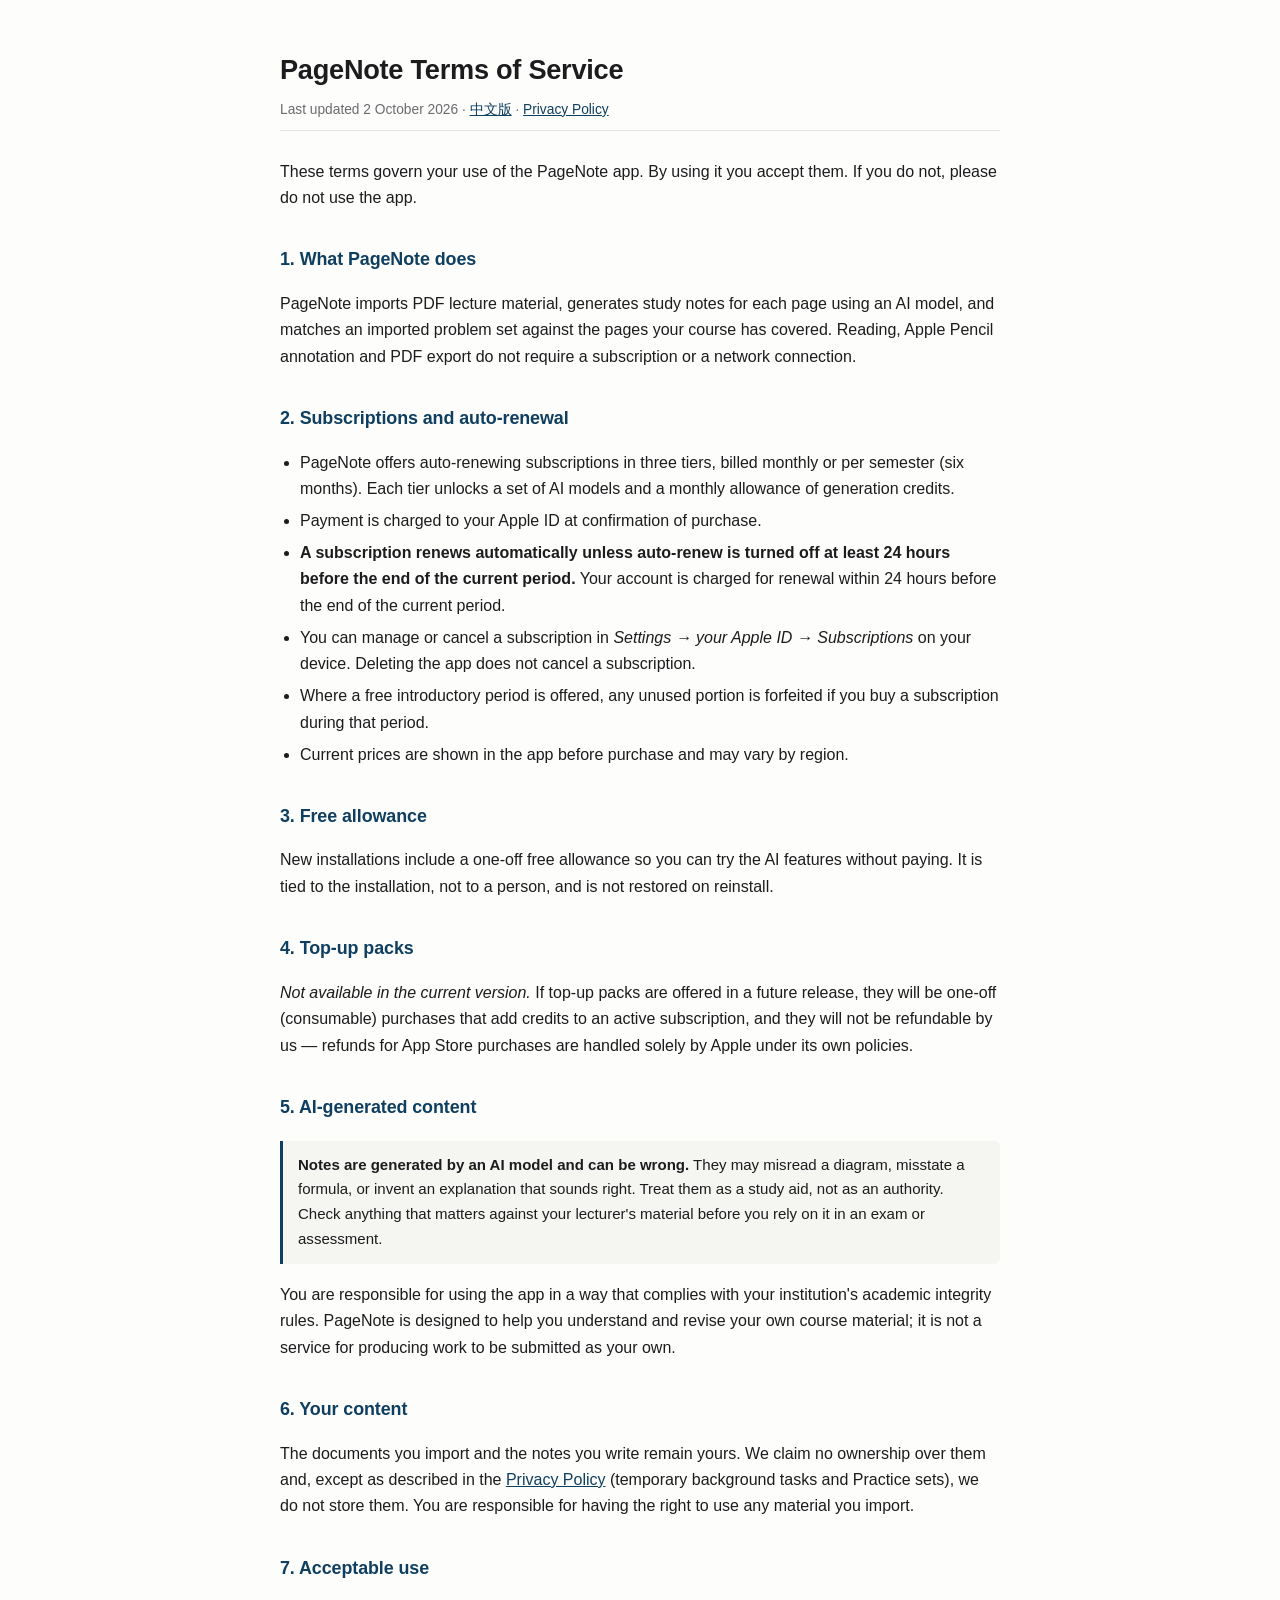
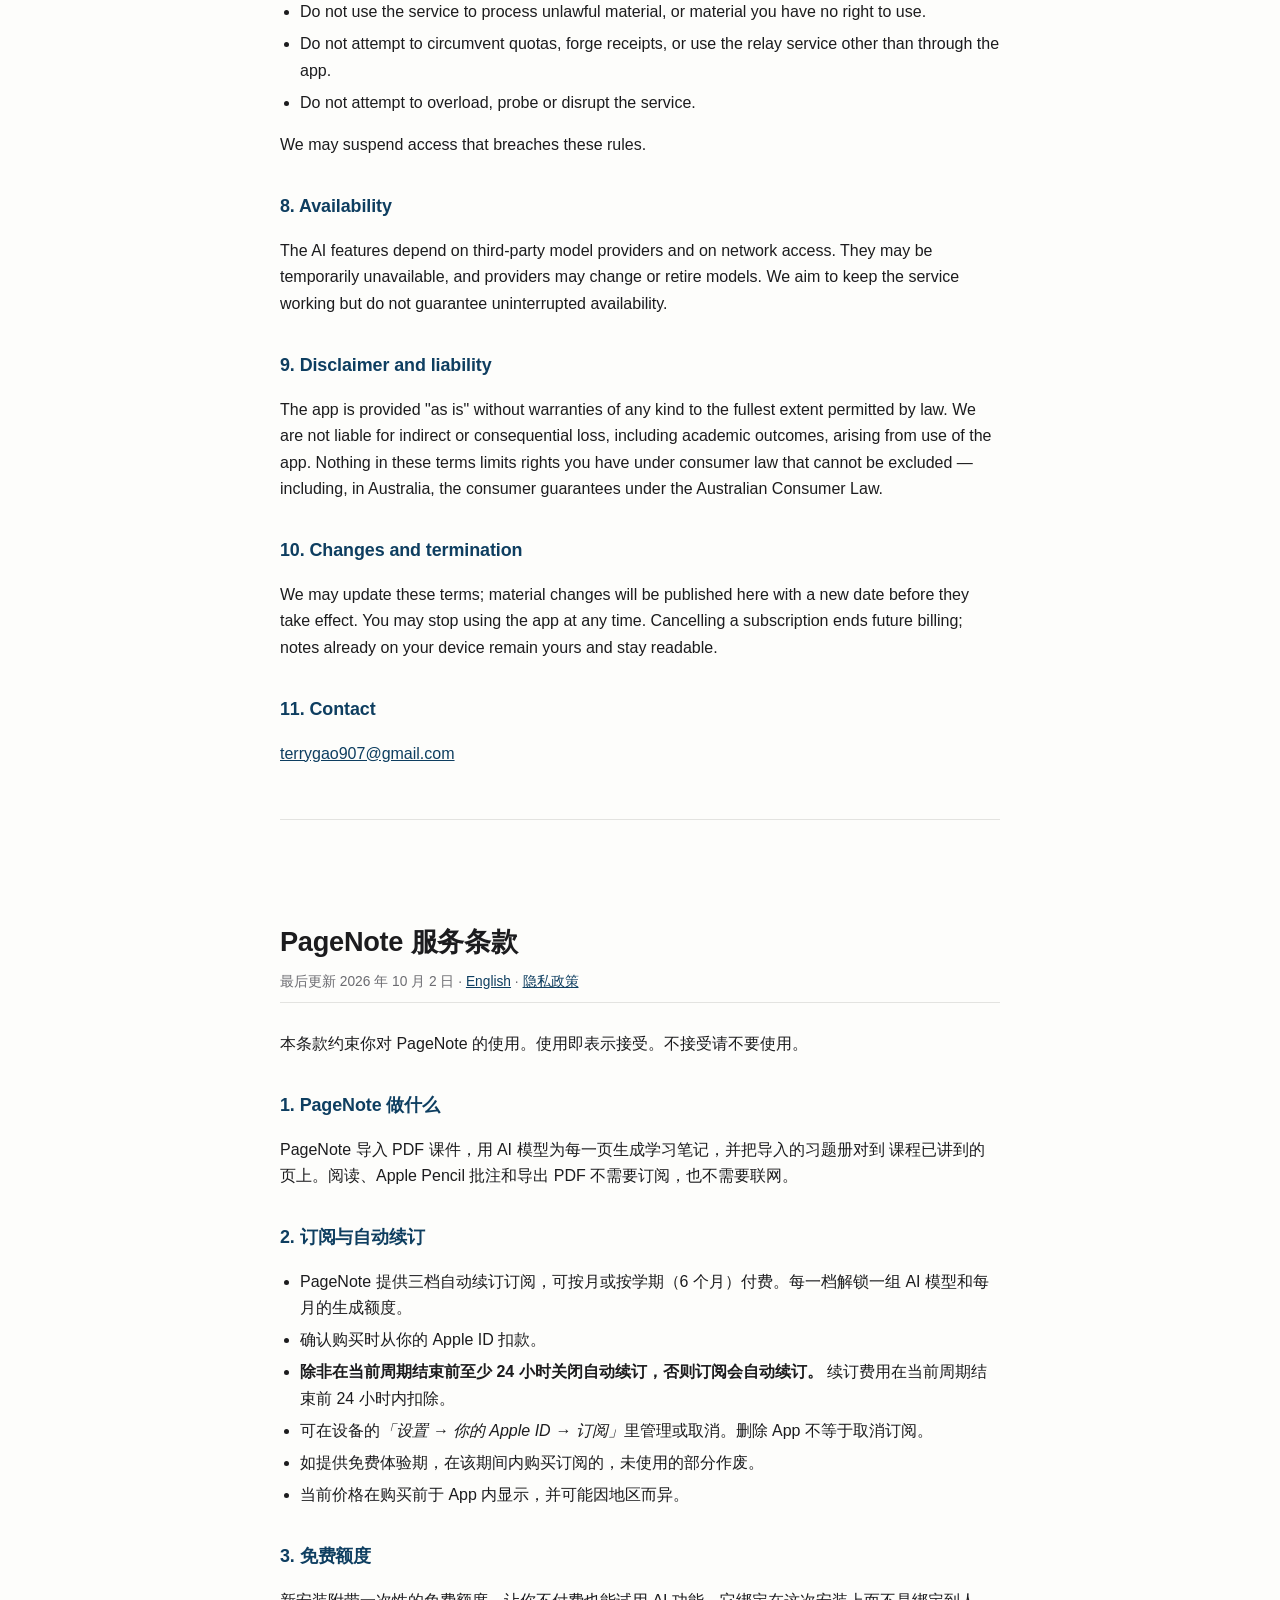
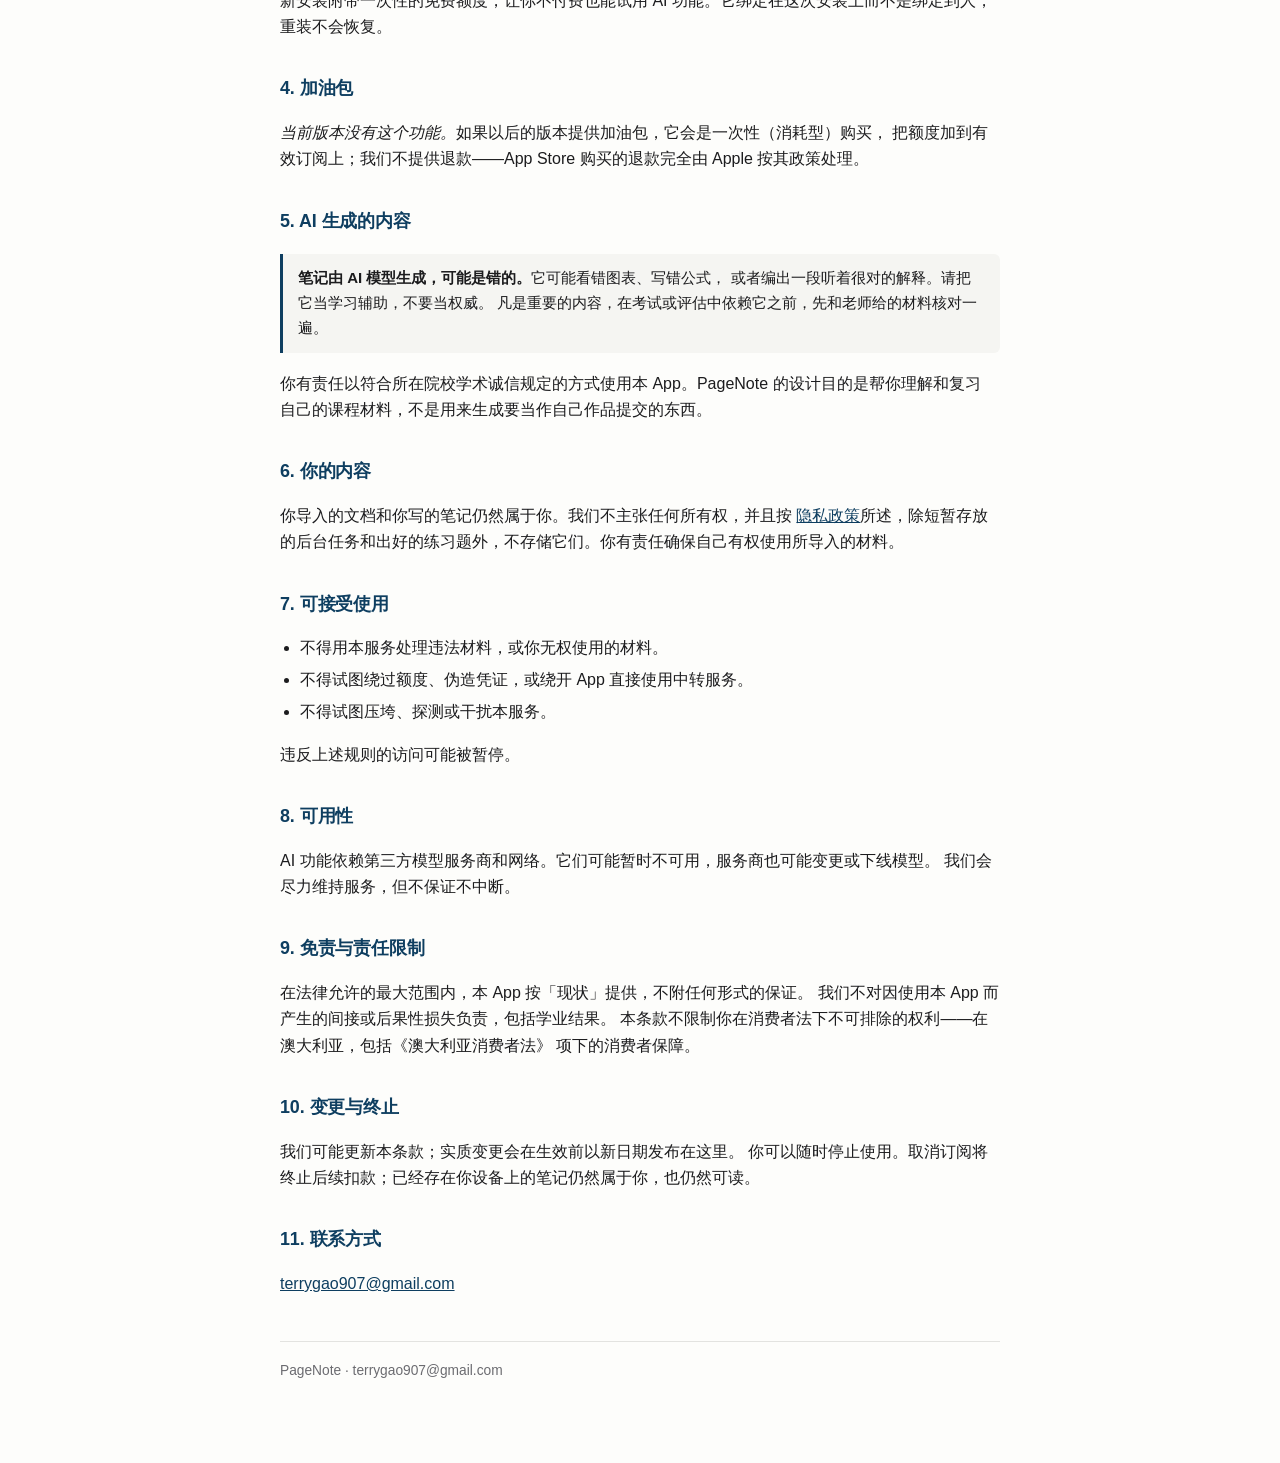
<file: terms.html>
<!doctype html>
<html lang="en">
<head>
<meta charset="utf-8">
<meta name="viewport" content="width=device-width,initial-scale=1">
<title>PageNote — Terms of Service</title>
<link rel="stylesheet" href="_style.css">
</head>
<body>
<main>

<header>
  <h1>PageNote Terms of Service</h1>
  <p class="meta">Last updated 2 October 2026 · <a href="#zh">中文版</a> · <a href="privacy.html">Privacy Policy</a></p>
</header>

<p>These terms govern your use of the PageNote app. By using it you accept them. If you do not,
please do not use the app.</p>

<h2>1. What PageNote does</h2>
<p>PageNote imports PDF lecture material, generates study notes for each page using an AI model,
and matches an imported problem set against the pages your course has covered. Reading,
Apple Pencil annotation and PDF export do not require a subscription or a network connection.</p>

<h2>2. Subscriptions and auto-renewal</h2>
<ul>
  <li>PageNote offers auto-renewing subscriptions in three tiers, billed monthly or per
      semester (six months). Each tier
      unlocks a set of AI models and a monthly allowance of generation credits.</li>
  <li>Payment is charged to your Apple ID at confirmation of purchase.</li>
  <li><strong>A subscription renews automatically unless auto-renew is turned off at least 24
      hours before the end of the current period.</strong> Your account is charged for renewal
      within 24 hours before the end of the current period.</li>
  <li>You can manage or cancel a subscription in <em>Settings → your Apple ID → Subscriptions</em>
      on your device. Deleting the app does not cancel a subscription.</li>
  <li>Where a free introductory period is offered, any unused portion is forfeited if you buy a
      subscription during that period.</li>
  <li>Current prices are shown in the app before purchase and may vary by region.</li>
</ul>

<h2>3. Free allowance</h2>
<p>New installations include a one-off free allowance so you can try the AI features without
paying. It is tied to the installation, not to a person, and is not restored on reinstall.</p>

<h2>4. Top-up packs</h2>
<p><em>Not available in the current version.</em> If top-up packs are offered in a future
release, they will be one-off (consumable) purchases that add credits to an active subscription,
and they will not be refundable by us — refunds for App Store purchases are handled solely by
Apple under its own policies.</p>

<h2>5. AI-generated content</h2>
<div class="note">
<p><strong>Notes are generated by an AI model and can be wrong.</strong> They may misread a
diagram, misstate a formula, or invent an explanation that sounds right. Treat them as a study
aid, not as an authority. Check anything that matters against your lecturer's material before
you rely on it in an exam or assessment.</p>
</div>
<p>You are responsible for using the app in a way that complies with your institution's academic
integrity rules. PageNote is designed to help you understand and revise your own course
material; it is not a service for producing work to be submitted as your own.</p>

<h2>6. Your content</h2>
<p>The documents you import and the notes you write remain yours. We claim no ownership over
them and, except as described in the <a href="privacy.html">Privacy Policy</a> (temporary background
tasks and Practice sets), we do not store them.
You are responsible for having the right to use any material you import.</p>

<h2>7. Acceptable use</h2>
<ul>
  <li>Do not use the service to process unlawful material, or material you have no right to use.</li>
  <li>Do not attempt to circumvent quotas, forge receipts, or use the relay service other than
      through the app.</li>
  <li>Do not attempt to overload, probe or disrupt the service.</li>
</ul>
<p>We may suspend access that breaches these rules.</p>

<h2>8. Availability</h2>
<p>The AI features depend on third-party model providers and on network access. They may be
temporarily unavailable, and providers may change or retire models. We aim to keep the service
working but do not guarantee uninterrupted availability.</p>

<h2>9. Disclaimer and liability</h2>
<p>The app is provided "as is" without warranties of any kind to the fullest extent permitted by
law. We are not liable for indirect or consequential loss, including academic outcomes, arising
from use of the app. Nothing in these terms limits rights you have under consumer law that cannot
be excluded — including, in Australia, the consumer guarantees under the Australian Consumer Law.</p>

<h2>10. Changes and termination</h2>
<p>We may update these terms; material changes will be published here with a new date before they
take effect. You may stop using the app at any time. Cancelling a subscription ends future
billing; notes already on your device remain yours and stay readable.</p>

<h2>11. Contact</h2>
<p><a href="mailto:terrygao907@gmail.com">terrygao907@gmail.com</a></p>

<hr>

<header id="zh">
  <h1>PageNote 服务条款</h1>
  <p class="meta">最后更新 2026 年 10 月 2 日 · <a href="#">English</a> · <a href="privacy.html">隐私政策</a></p>
</header>

<p>本条款约束你对 PageNote 的使用。使用即表示接受。不接受请不要使用。</p>

<h2>1. PageNote 做什么</h2>
<p>PageNote 导入 PDF 课件，用 AI 模型为每一页生成学习笔记，并把导入的习题册对到
课程已讲到的页上。阅读、Apple Pencil 批注和导出 PDF 不需要订阅，也不需要联网。</p>

<h2>2. 订阅与自动续订</h2>
<ul>
  <li>PageNote 提供三档自动续订订阅，可按月或按学期（6 个月）付费。每一档解锁一组 AI 模型和每月的生成额度。</li>
  <li>确认购买时从你的 Apple ID 扣款。</li>
  <li><strong>除非在当前周期结束前至少 24 小时关闭自动续订，否则订阅会自动续订。</strong>
      续订费用在当前周期结束前 24 小时内扣除。</li>
  <li>可在设备的<em>「设置 → 你的 Apple ID → 订阅」</em>里管理或取消。删除 App 不等于取消订阅。</li>
  <li>如提供免费体验期，在该期间内购买订阅的，未使用的部分作废。</li>
  <li>当前价格在购买前于 App 内显示，并可能因地区而异。</li>
</ul>

<h2>3. 免费额度</h2>
<p>新安装附带一次性的免费额度，让你不付费也能试用 AI 功能。它绑定在这次安装上而不是绑定到人，
重装不会恢复。</p>

<h2>4. 加油包</h2>
<p><em>当前版本没有这个功能。</em>如果以后的版本提供加油包，它会是一次性（消耗型）购买，
把额度加到有效订阅上；我们不提供退款——App Store 购买的退款完全由 Apple 按其政策处理。</p>

<h2>5. AI 生成的内容</h2>
<div class="note">
<p><strong>笔记由 AI 模型生成，可能是错的。</strong>它可能看错图表、写错公式，
或者编出一段听着很对的解释。请把它当学习辅助，不要当权威。
凡是重要的内容，在考试或评估中依赖它之前，先和老师给的材料核对一遍。</p>
</div>
<p>你有责任以符合所在院校学术诚信规定的方式使用本 App。PageNote 的设计目的是帮你理解和复习
自己的课程材料，不是用来生成要当作自己作品提交的东西。</p>

<h2>6. 你的内容</h2>
<p>你导入的文档和你写的笔记仍然属于你。我们不主张任何所有权，并且按
<a href="privacy.html">隐私政策</a>所述，除短暂存放的后台任务和出好的练习题外，不存储它们。你有责任确保自己有权使用所导入的材料。</p>

<h2>7. 可接受使用</h2>
<ul>
  <li>不得用本服务处理违法材料，或你无权使用的材料。</li>
  <li>不得试图绕过额度、伪造凭证，或绕开 App 直接使用中转服务。</li>
  <li>不得试图压垮、探测或干扰本服务。</li>
</ul>
<p>违反上述规则的访问可能被暂停。</p>

<h2>8. 可用性</h2>
<p>AI 功能依赖第三方模型服务商和网络。它们可能暂时不可用，服务商也可能变更或下线模型。
我们会尽力维持服务，但不保证不中断。</p>

<h2>9. 免责与责任限制</h2>
<p>在法律允许的最大范围内，本 App 按「现状」提供，不附任何形式的保证。
我们不对因使用本 App 而产生的间接或后果性损失负责，包括学业结果。
本条款不限制你在消费者法下不可排除的权利——在澳大利亚，包括《澳大利亚消费者法》
项下的消费者保障。</p>

<h2>10. 变更与终止</h2>
<p>我们可能更新本条款；实质变更会在生效前以新日期发布在这里。
你可以随时停止使用。取消订阅将终止后续扣款；已经存在你设备上的笔记仍然属于你，也仍然可读。</p>

<h2>11. 联系方式</h2>
<p><a href="mailto:terrygao907@gmail.com">terrygao907@gmail.com</a></p>

<footer>PageNote · terrygao907@gmail.com</footer>

</main>
</body>
</html>
</file>
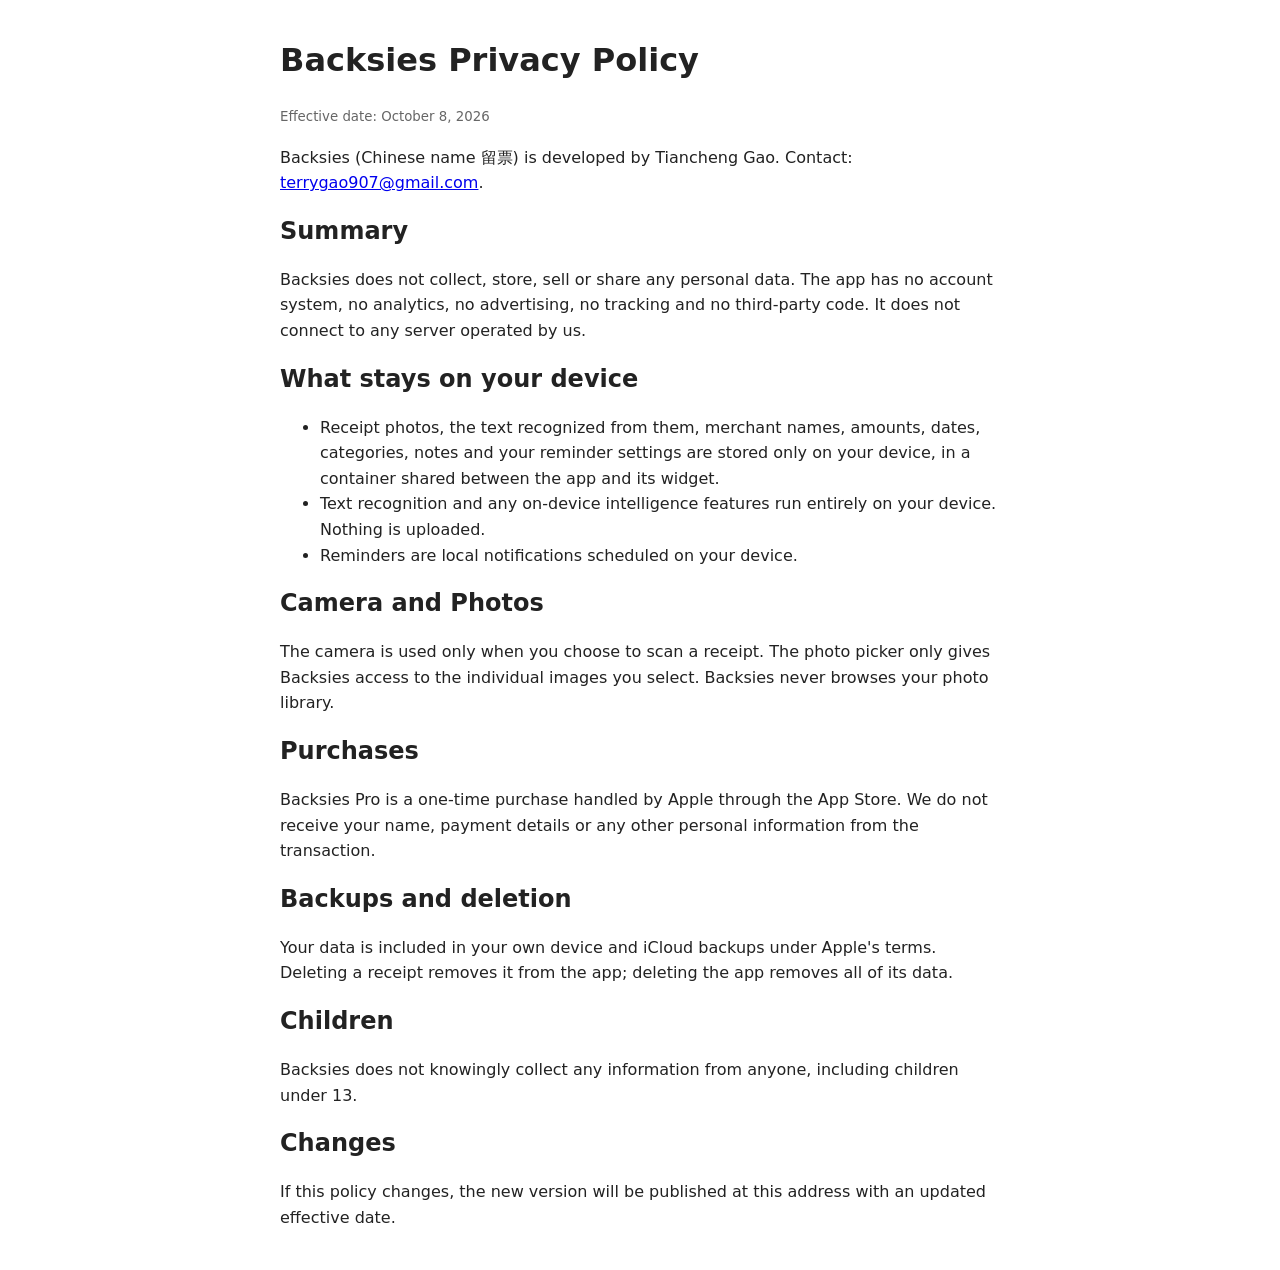
<file: backsies/privacy.html>
<!DOCTYPE html>
<html lang="en">
<head>
<meta charset="utf-8">
<meta name="viewport" content="width=device-width, initial-scale=1">
<title>Backsies Privacy Policy</title>
<style>body{font-family:-apple-system,system-ui,sans-serif;max-width:720px;margin:40px auto;padding:0 20px;line-height:1.6;color:#222}h1,h2{line-height:1.3}small{color:#666}</style>
</head>
<body>
<h1>Backsies Privacy Policy</h1>
<p><small>Effective date: October 8, 2026</small></p>
<p>Backsies (Chinese name 留票) is developed by Tiancheng Gao. Contact: <a href="mailto:terrygao907@gmail.com">terrygao907@gmail.com</a>.</p>
<h2>Summary</h2>
<p>Backsies does not collect, store, sell or share any personal data. The app has no account system, no analytics, no advertising, no tracking and no third-party code. It does not connect to any server operated by us.</p>
<h2>What stays on your device</h2>
<ul>
<li>Receipt photos, the text recognized from them, merchant names, amounts, dates, categories, notes and your reminder settings are stored only on your device, in a container shared between the app and its widget.</li>
<li>Text recognition and any on-device intelligence features run entirely on your device. Nothing is uploaded.</li>
<li>Reminders are local notifications scheduled on your device.</li>
</ul>
<h2>Camera and Photos</h2>
<p>The camera is used only when you choose to scan a receipt. The photo picker only gives Backsies access to the individual images you select. Backsies never browses your photo library.</p>
<h2>Purchases</h2>
<p>Backsies Pro is a one-time purchase handled by Apple through the App Store. We do not receive your name, payment details or any other personal information from the transaction.</p>
<h2>Backups and deletion</h2>
<p>Your data is included in your own device and iCloud backups under Apple's terms. Deleting a receipt removes it from the app; deleting the app removes all of its data.</p>
<h2>Children</h2>
<p>Backsies does not knowingly collect any information from anyone, including children under 13.</p>
<h2>Changes</h2>
<p>If this policy changes, the new version will be published at this address with an updated effective date.</p>
</body>
</html>
</file>
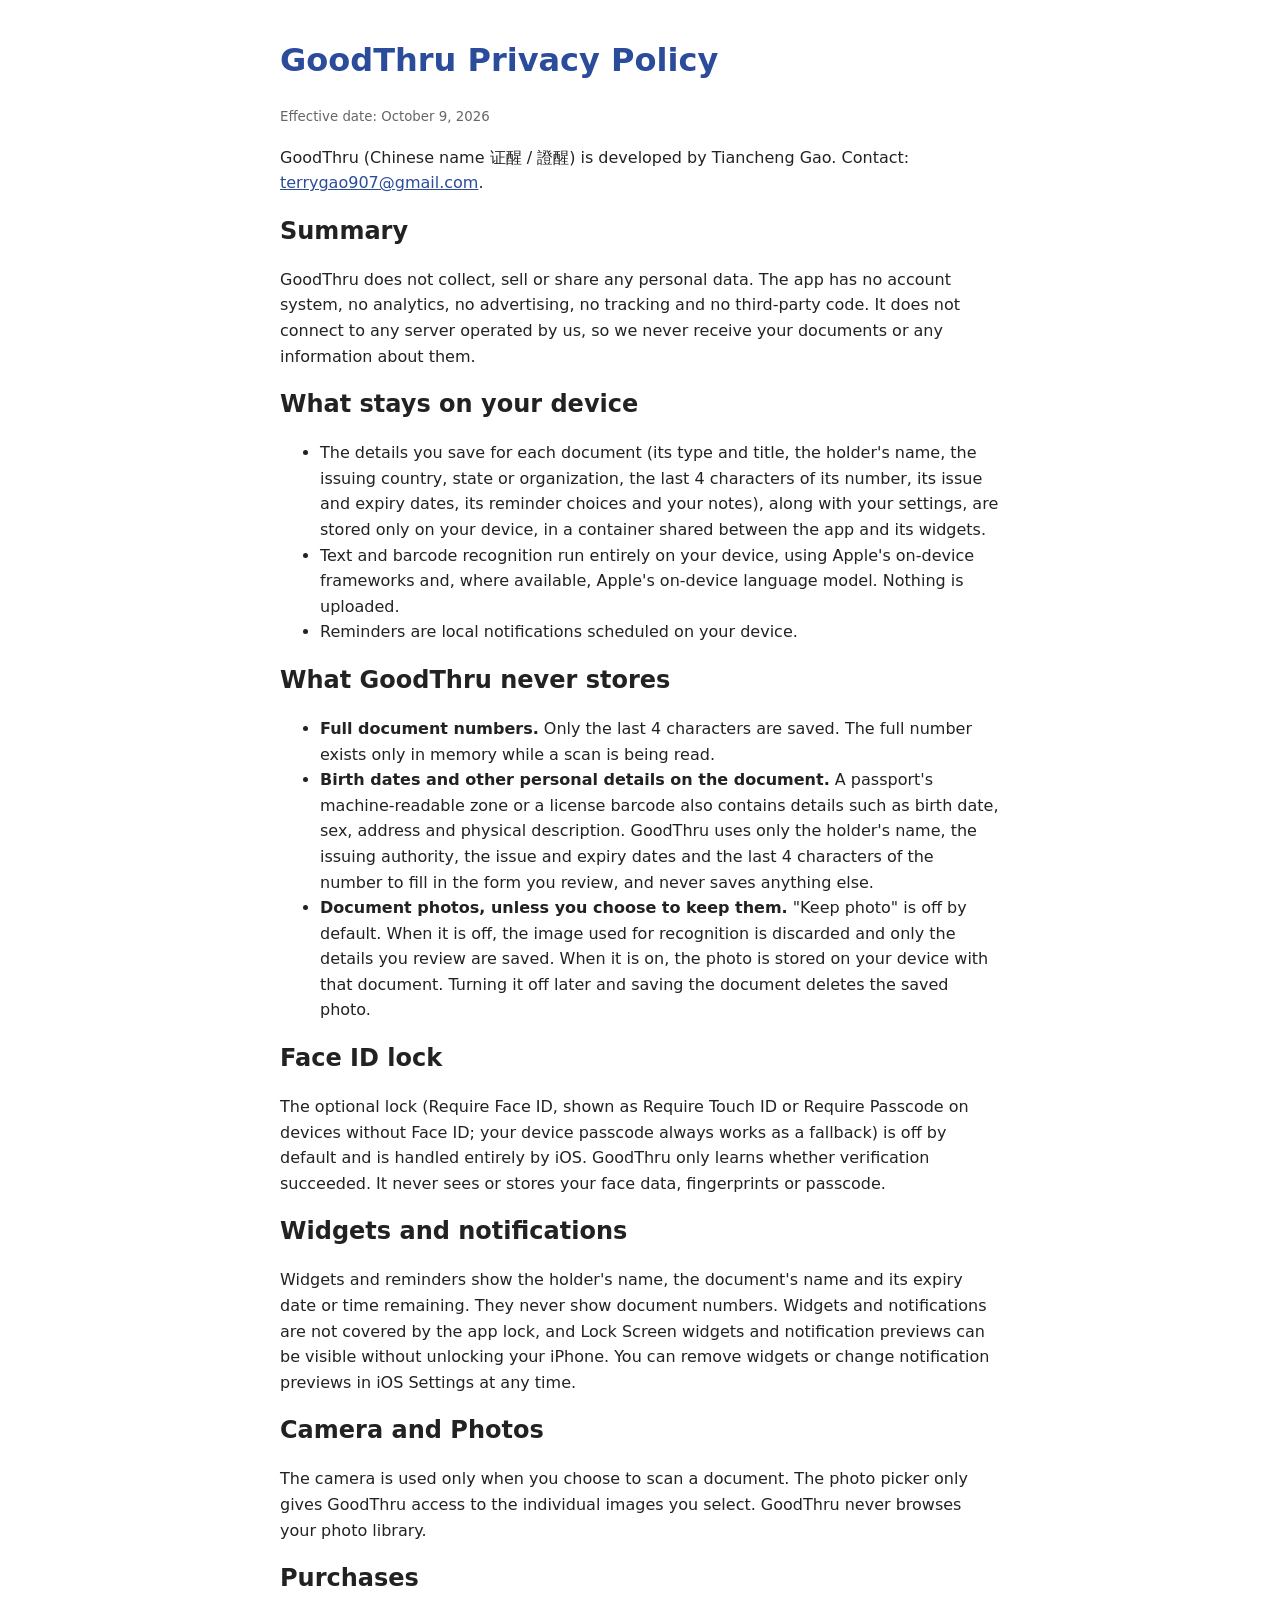
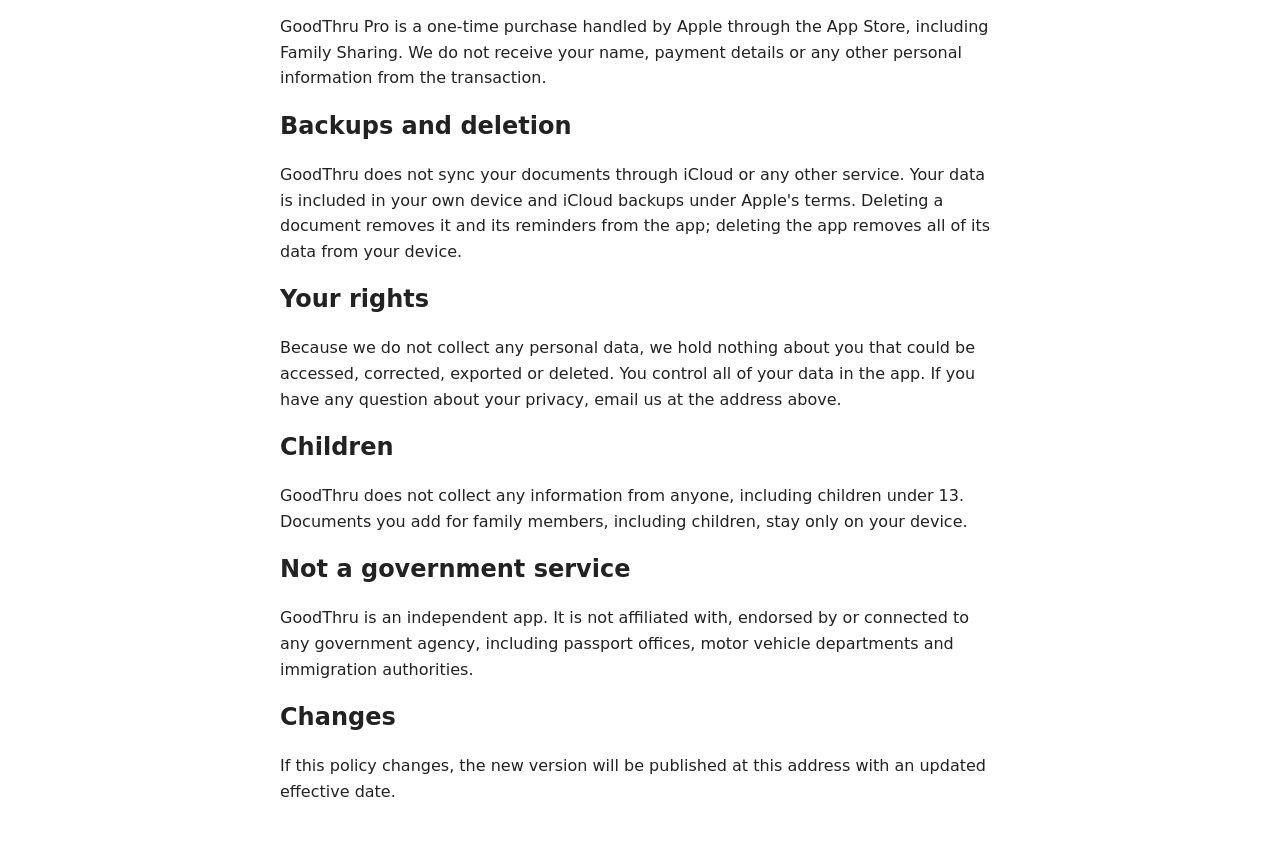
<file: goodthru/privacy.html>
<!DOCTYPE html>
<html lang="en">
<head>
<meta charset="utf-8">
<meta name="viewport" content="width=device-width, initial-scale=1">
<title>GoodThru Privacy Policy</title>
<style>body{font-family:-apple-system,system-ui,sans-serif;max-width:720px;margin:40px auto;padding:0 20px;line-height:1.6;color:#222}h1,h2{line-height:1.3}h1{color:#2B4C9B}a{color:#2B4C9B}small{color:#666}</style>
</head>
<body>
<h1>GoodThru Privacy Policy</h1>
<p><small>Effective date: October 9, 2026</small></p>
<p>GoodThru (Chinese name 证醒 / 證醒) is developed by Tiancheng Gao. Contact: <a href="mailto:terrygao907@gmail.com">terrygao907@gmail.com</a>.</p>
<h2>Summary</h2>
<p>GoodThru does not collect, sell or share any personal data. The app has no account system, no analytics, no advertising, no tracking and no third-party code. It does not connect to any server operated by us, so we never receive your documents or any information about them.</p>
<h2>What stays on your device</h2>
<ul>
<li>The details you save for each document (its type and title, the holder's name, the issuing country, state or organization, the last 4 characters of its number, its issue and expiry dates, its reminder choices and your notes), along with your settings, are stored only on your device, in a container shared between the app and its widgets.</li>
<li>Text and barcode recognition run entirely on your device, using Apple's on-device frameworks and, where available, Apple's on-device language model. Nothing is uploaded.</li>
<li>Reminders are local notifications scheduled on your device.</li>
</ul>
<h2>What GoodThru never stores</h2>
<ul>
<li><strong>Full document numbers.</strong> Only the last 4 characters are saved. The full number exists only in memory while a scan is being read.</li>
<li><strong>Birth dates and other personal details on the document.</strong> A passport's machine-readable zone or a license barcode also contains details such as birth date, sex, address and physical description. GoodThru uses only the holder's name, the issuing authority, the issue and expiry dates and the last 4 characters of the number to fill in the form you review, and never saves anything else.</li>
<li><strong>Document photos, unless you choose to keep them.</strong> "Keep photo" is off by default. When it is off, the image used for recognition is discarded and only the details you review are saved. When it is on, the photo is stored on your device with that document. Turning it off later and saving the document deletes the saved photo.</li>
</ul>
<h2>Face ID lock</h2>
<p>The optional lock (Require Face ID, shown as Require Touch ID or Require Passcode on devices without Face ID; your device passcode always works as a fallback) is off by default and is handled entirely by iOS. GoodThru only learns whether verification succeeded. It never sees or stores your face data, fingerprints or passcode.</p>
<h2>Widgets and notifications</h2>
<p>Widgets and reminders show the holder's name, the document's name and its expiry date or time remaining. They never show document numbers. Widgets and notifications are not covered by the app lock, and Lock Screen widgets and notification previews can be visible without unlocking your iPhone. You can remove widgets or change notification previews in iOS Settings at any time.</p>
<h2>Camera and Photos</h2>
<p>The camera is used only when you choose to scan a document. The photo picker only gives GoodThru access to the individual images you select. GoodThru never browses your photo library.</p>
<h2>Purchases</h2>
<p>GoodThru Pro is a one-time purchase handled by Apple through the App Store, including Family Sharing. We do not receive your name, payment details or any other personal information from the transaction.</p>
<h2>Backups and deletion</h2>
<p>GoodThru does not sync your documents through iCloud or any other service. Your data is included in your own device and iCloud backups under Apple's terms. Deleting a document removes it and its reminders from the app; deleting the app removes all of its data from your device.</p>
<h2>Your rights</h2>
<p>Because we do not collect any personal data, we hold nothing about you that could be accessed, corrected, exported or deleted. You control all of your data in the app. If you have any question about your privacy, email us at the address above.</p>
<h2>Children</h2>
<p>GoodThru does not collect any information from anyone, including children under 13. Documents you add for family members, including children, stay only on your device.</p>
<h2>Not a government service</h2>
<p>GoodThru is an independent app. It is not affiliated with, endorsed by or connected to any government agency, including passport offices, motor vehicle departments and immigration authorities.</p>
<h2>Changes</h2>
<p>If this policy changes, the new version will be published at this address with an updated effective date.</p>
</body>
</html>
</file>
<file: _style.css>
:root{--bg:#fdfdfb;--fg:#1c1c1e;--mut:#6b6b70;--line:#e3e3e0;--accent:#0e3e60;--card:#f5f5f2}
@media (prefers-color-scheme:dark){:root{--bg:#141416;--fg:#ececee;--mut:#9a9aa0;--line:#2c2c30;--accent:#7fb4dc;--card:#1d1d20}}
*{box-sizing:border-box}
body{margin:0;padding:0 20px 80px;background:var(--bg);color:var(--fg);
  font:16px/1.65 -apple-system,BlinkMacSystemFont,"Segoe UI",Roboto,"Helvetica Neue",
  "PingFang SC","Hiragino Sans GB","Microsoft YaHei",sans-serif;
  -webkit-text-size-adjust:100%}
main{max-width:720px;margin:0 auto}
header{padding:48px 0 8px;border-bottom:1px solid var(--line);margin-bottom:28px}
h1{font-size:1.7rem;margin:0 0 6px;letter-spacing:-.01em}
h2{font-size:1.12rem;margin:34px 0 10px;color:var(--accent);letter-spacing:-.005em}
h3{font-size:1rem;margin:22px 0 6px}
p,li{color:var(--fg)}
.meta{color:var(--mut);font-size:.86rem;margin:0}
ul{padding-left:1.25em}
li{margin:.35em 0}
table{border-collapse:collapse;width:100%;margin:14px 0;font-size:.93rem;display:block;overflow-x:auto}
th,td{border:1px solid var(--line);padding:9px 11px;text-align:left;vertical-align:top}
th{background:var(--card);font-weight:600}
code{background:var(--card);padding:1px 5px;border-radius:4px;font-size:.88em}
.note{background:var(--card);border-left:3px solid var(--accent);padding:12px 15px;margin:18px 0;border-radius:0 6px 6px 0}
.note p{margin:0;font-size:.94rem}
hr{border:0;border-top:1px solid var(--line);margin:52px 0}
a{color:var(--accent)}
footer{margin-top:44px;padding-top:18px;border-top:1px solid var(--line);color:var(--mut);font-size:.86rem}
</file>
